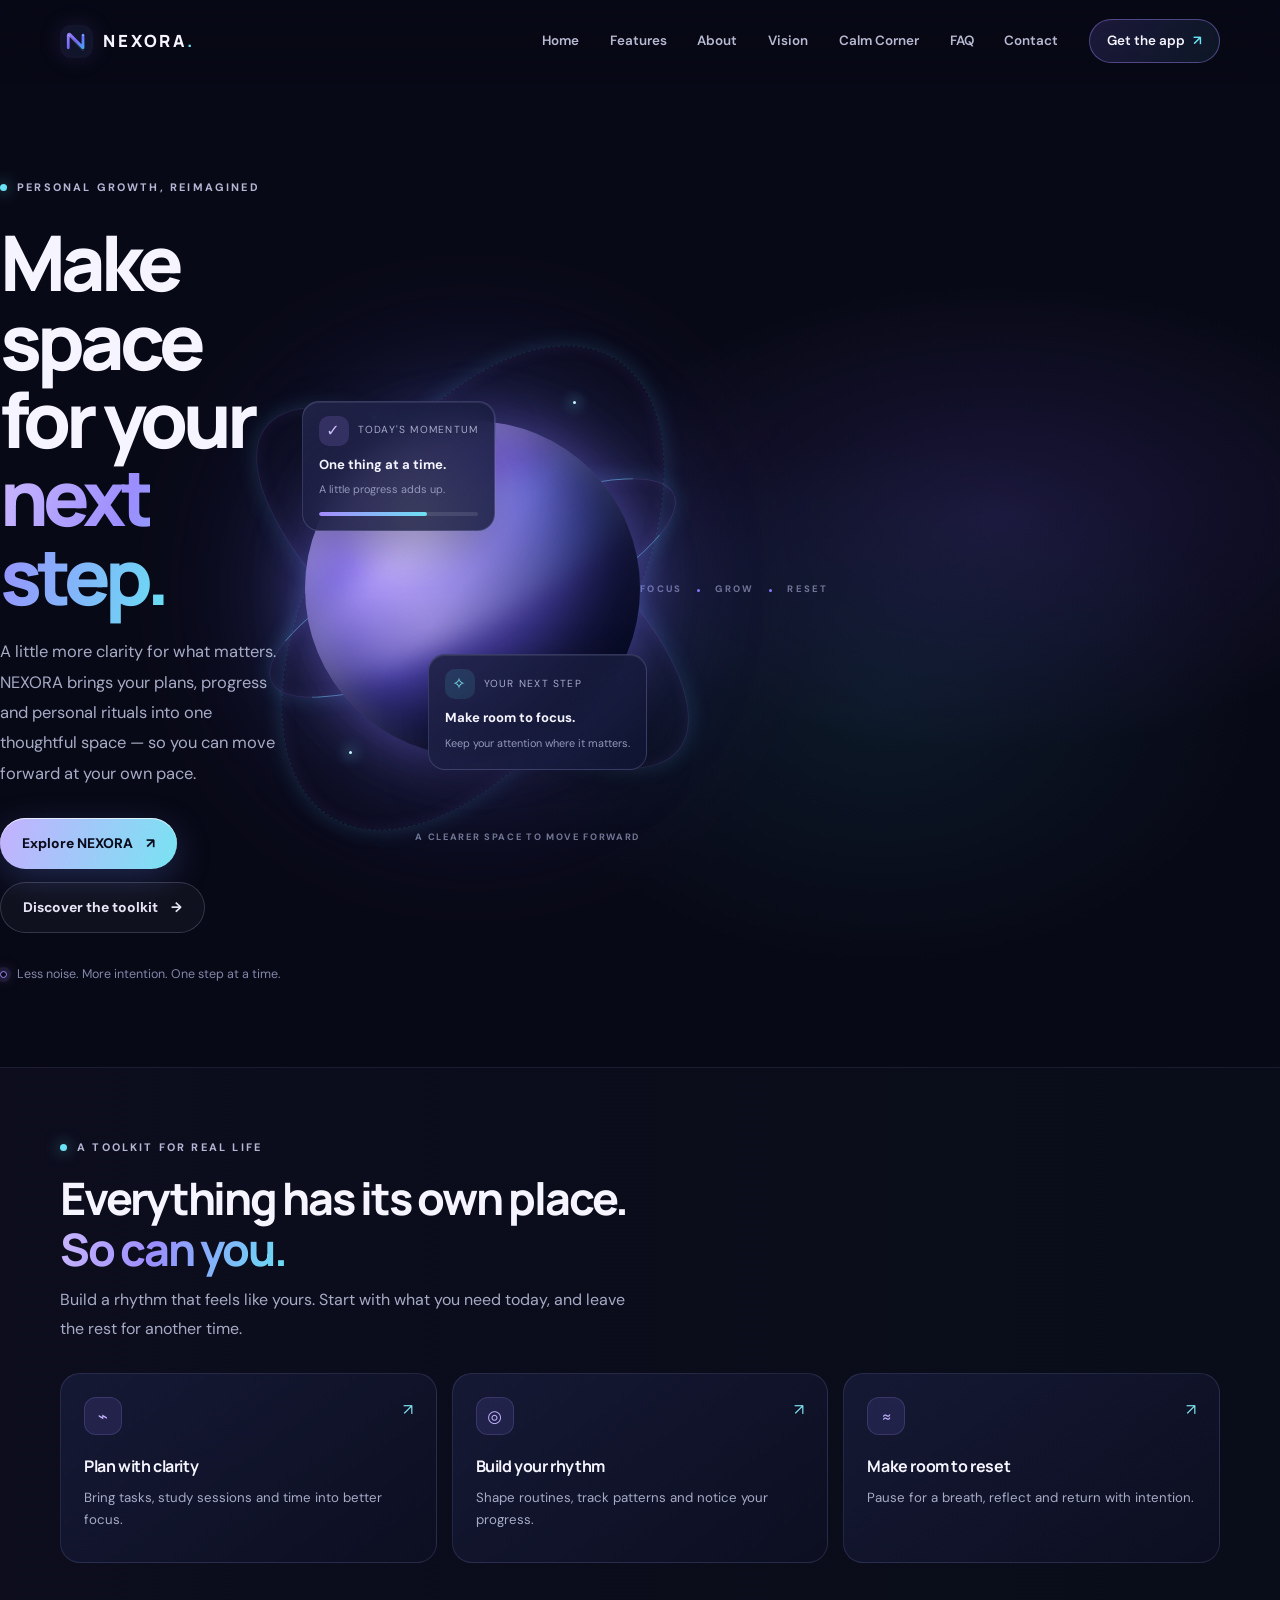
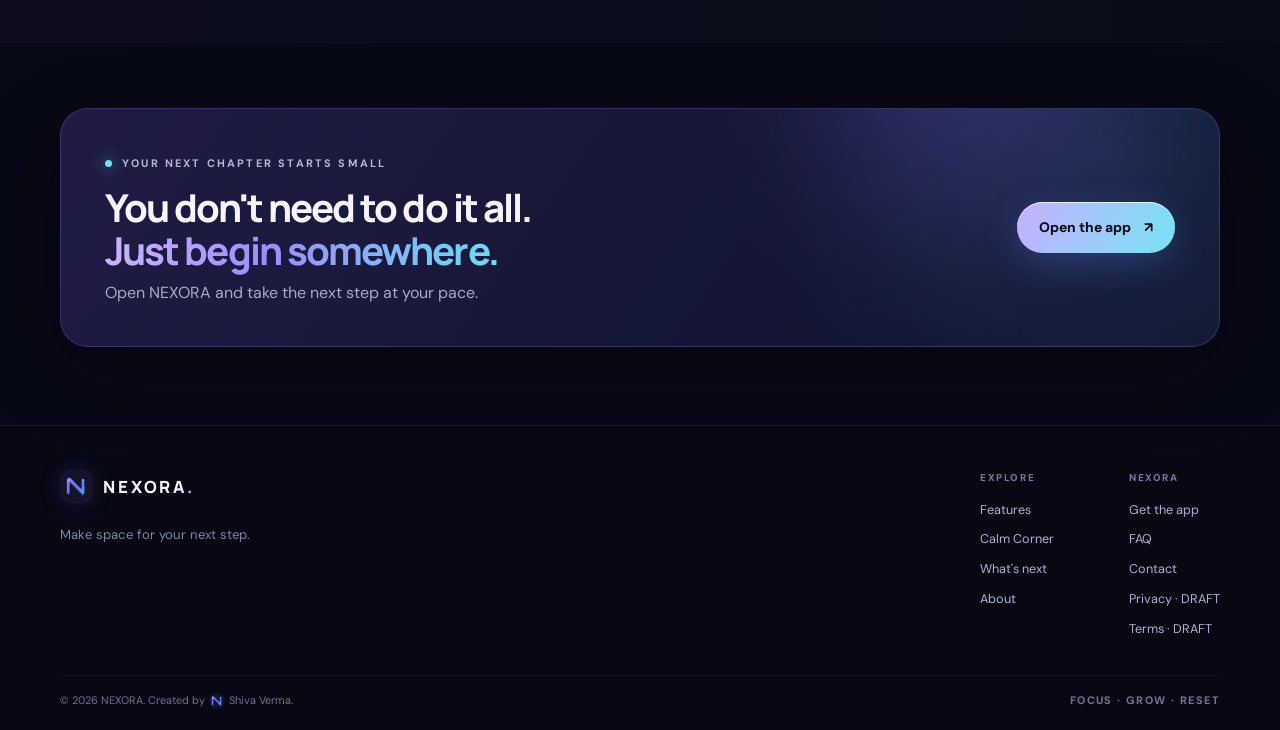
<file: index.html>
<!doctype html>
<html lang="en">
<head>
<meta charset="utf-8">
<meta name="viewport" content="width=device-width,initial-scale=1,viewport-fit=cover">
<meta name="theme-color" content="#080916">
<meta name="description" content="A thoughtful space for planning, learning, routines, reflection and personal progress.">
<meta property="og:type" content="website">
<meta property="og:site_name" content="NEXORA">
<meta property="og:title" content="NEXORA — Make space for your next step">
<meta property="og:description" content="A thoughtful space for planning, learning, routines, reflection and personal progress.">
<meta property="og:image" content="/assets/img/social-preview.png">
<link rel="icon" href="/assets/img/favicon.svg" type="image/svg+xml">
<link rel="stylesheet" href="/assets/css/styles.css">
<title>NEXORA — Make space for your next step</title>
</head>

<body>
<a class="skip-link" href="#main">Skip to content</a>

<div class="site-shell">

<header class="site-header">
<div class="container header-inner">

<a class="brand" href="/" aria-label="NEXORA home">
<span class="brand-mark">
<img src="/assets/img/favicon.svg" alt="NEXORA" width="33" height="33">
</span>
<span class="brand-word">NEXORA<span class="brand-period">.</span></span>
</a>

<button class="menu-toggle" type="button" aria-expanded="false" aria-controls="primary-nav" aria-label="Open navigation menu">
<span></span><span></span>
</button>

<nav class="primary-nav" id="primary-nav" aria-label="Main navigation">
<a href="/">Home</a>
<a href="/features.html">Features</a>
<a href="/about.html">About</a>
<a href="/vision.html">Vision</a>
<a href="/calm.html">Calm Corner</a>
<a href="/faq.html">FAQ</a>
<a href="/contact.html">Contact</a>
<a href="/install.html" class="nav-cta">Get the app <span>↗</span></a>
</nav>

</div>
</header>

<main id="main">

<section class="home-hero">
<div class="container hero-grid">

<div class="hero-copy">
<span class="eyebrow"><i class="eyebrow-dot"></i> PERSONAL GROWTH, REIMAGINED</span>

<h1>Make space for your <span class="gradient-text">next step.</span></h1>

<p class="lead">
A little more clarity for what matters. NEXORA brings your plans, progress and personal rituals into one thoughtful space — so you can move forward at your own pace.
</p>

<div class="hero-actions">
<a class="button button-primary" href="https://nexora-2ab.pages.dev/" target="_blank" rel="noopener">Explore NEXORA <span>↗</span></a>
<a class="button button-quiet" href="/features.html">Discover the toolkit <span>→</span></a>
</div>

<div class="hero-note">
<i></i>
<span>Less noise. More intention. One step at a time.</span>
</div>
</div>

<div class="hero-visual" aria-label="Abstract glowing NEXORA orb with floating productivity cards">
<div class="visual-glow"></div>
<div class="orb-ring"></div>
<div class="orb-ring ring-two"></div>
<div class="orb-ring ring-three"></div>
<div class="orb-core"><span class="orb-highlight"></span></div>

<i class="spark s1"></i>
<i class="spark s2"></i>
<i class="spark s3"></i>
<i class="spark s4"></i>

<div class="float-card card-a">
<div class="card-label"><span class="mini-icon">✓</span> TODAY'S MOMENTUM</div>
<strong>One thing at a time.</strong>
<small>A little progress adds up.</small>
<div class="mock-progress"><i></i></div>
</div>

<div class="float-card card-b">
<div class="card-label"><span class="mini-icon cyan">✧</span> YOUR NEXT STEP</div>
<strong>Make room to focus.</strong>
<small>Keep your attention where it matters.</small>
</div>

<span class="hero-caption">A clearer space to move forward</span>
</div>

</div>

<div class="container hero-tags">
<span>FOCUS</span><i></i><span>GROW</span><i></i><span>RESET</span>
</div>
</section>

<section class="home-intro">
<div class="container">

<div class="section-head" data-reveal>
<span class="eyebrow"><i class="eyebrow-dot"></i> A TOOLKIT FOR REAL LIFE</span>
<h2>Everything has its own place.<br><span class="gradient-text">So can you.</span></h2>
<p>Build a rhythm that feels like yours. Start with what you need today, and leave the rest for another time.</p>
</div>

<div class="home-feature-grid">

<a class="home-feature" href="/features.html" data-reveal>
<span class="feature-symbol">⌁</span>
<span class="arrow">↗</span>
<h3>Plan with clarity</h3>
<p>Bring tasks, study sessions and time into better focus.</p>
</a>

<a class="home-feature" href="/features.html" data-reveal>
<span class="feature-symbol">◎</span>
<span class="arrow">↗</span>
<h3>Build your rhythm</h3>
<p>Shape routines, track patterns and notice your progress.</p>
</a>

<a class="home-feature" href="/calm.html" data-reveal>
<span class="feature-symbol">≈</span>
<span class="arrow">↗</span>
<h3>Make room to reset</h3>
<p>Pause for a breath, reflect and return with intention.</p>
</a>

</div>
</div>
</section>

<section class="home-cta">
<div class="container">
<div class="cta-panel" data-reveal>

<div>
<span class="eyebrow"><i class="eyebrow-dot"></i> YOUR NEXT CHAPTER STARTS SMALL</span>
<h2>You don't need to do it all.<br><span class="gradient-text">Just begin somewhere.</span></h2>
<p>Open NEXORA and take the next step at your pace.</p>
</div>

<a class="button button-primary" href="https://nexora-2ab.pages.dev/" target="_blank" rel="noopener">Open the app <span>↗</span></a>

</div>
</div>
</section>

</main>

<footer class="site-footer">

<div class="container footer-main">

<div class="footer-brand-block">
<a class="brand" href="/">
<span class="brand-mark">
<img src="/assets/img/favicon.svg" alt="NEXORA" width="33" height="33">
</span>
<span class="brand-word">NEXORA<span class="brand-period">.</span></span>
</a>
<p>Make space for your next step.</p>
</div>

<div class="footer-links">

<div>
<span class="footer-label">EXPLORE</span>
<a href="/features.html">Features</a>
<a href="/calm.html">Calm Corner</a>
<a href="/vision.html">What's next</a>
<a href="/about.html">About</a>
</div>

<div>
<span class="footer-label">NEXORA</span>
<a href="/install.html">Get the app</a>
<a href="/faq.html">FAQ</a>
<a href="/contact.html">Contact</a>
<a href="/privacy.html">Privacy · DRAFT</a>
<a href="/terms.html">Terms · DRAFT</a>
</div>

</div>
</div>

<div class="container footer-bottom">
<span>© <span id="year">2026</span> NEXORA. Created by <img src="/assets/img/s-monogram.svg" alt="S" width="18" height="18" style="vertical-align:middle;"> Shiva Verma.</span>
<span class="footer-motto">FOCUS · GROW · RESET</span>
</div>

</footer>
</div>

<script src="/assets/js/main.js" defer></script>
</body>
</html>
</file>
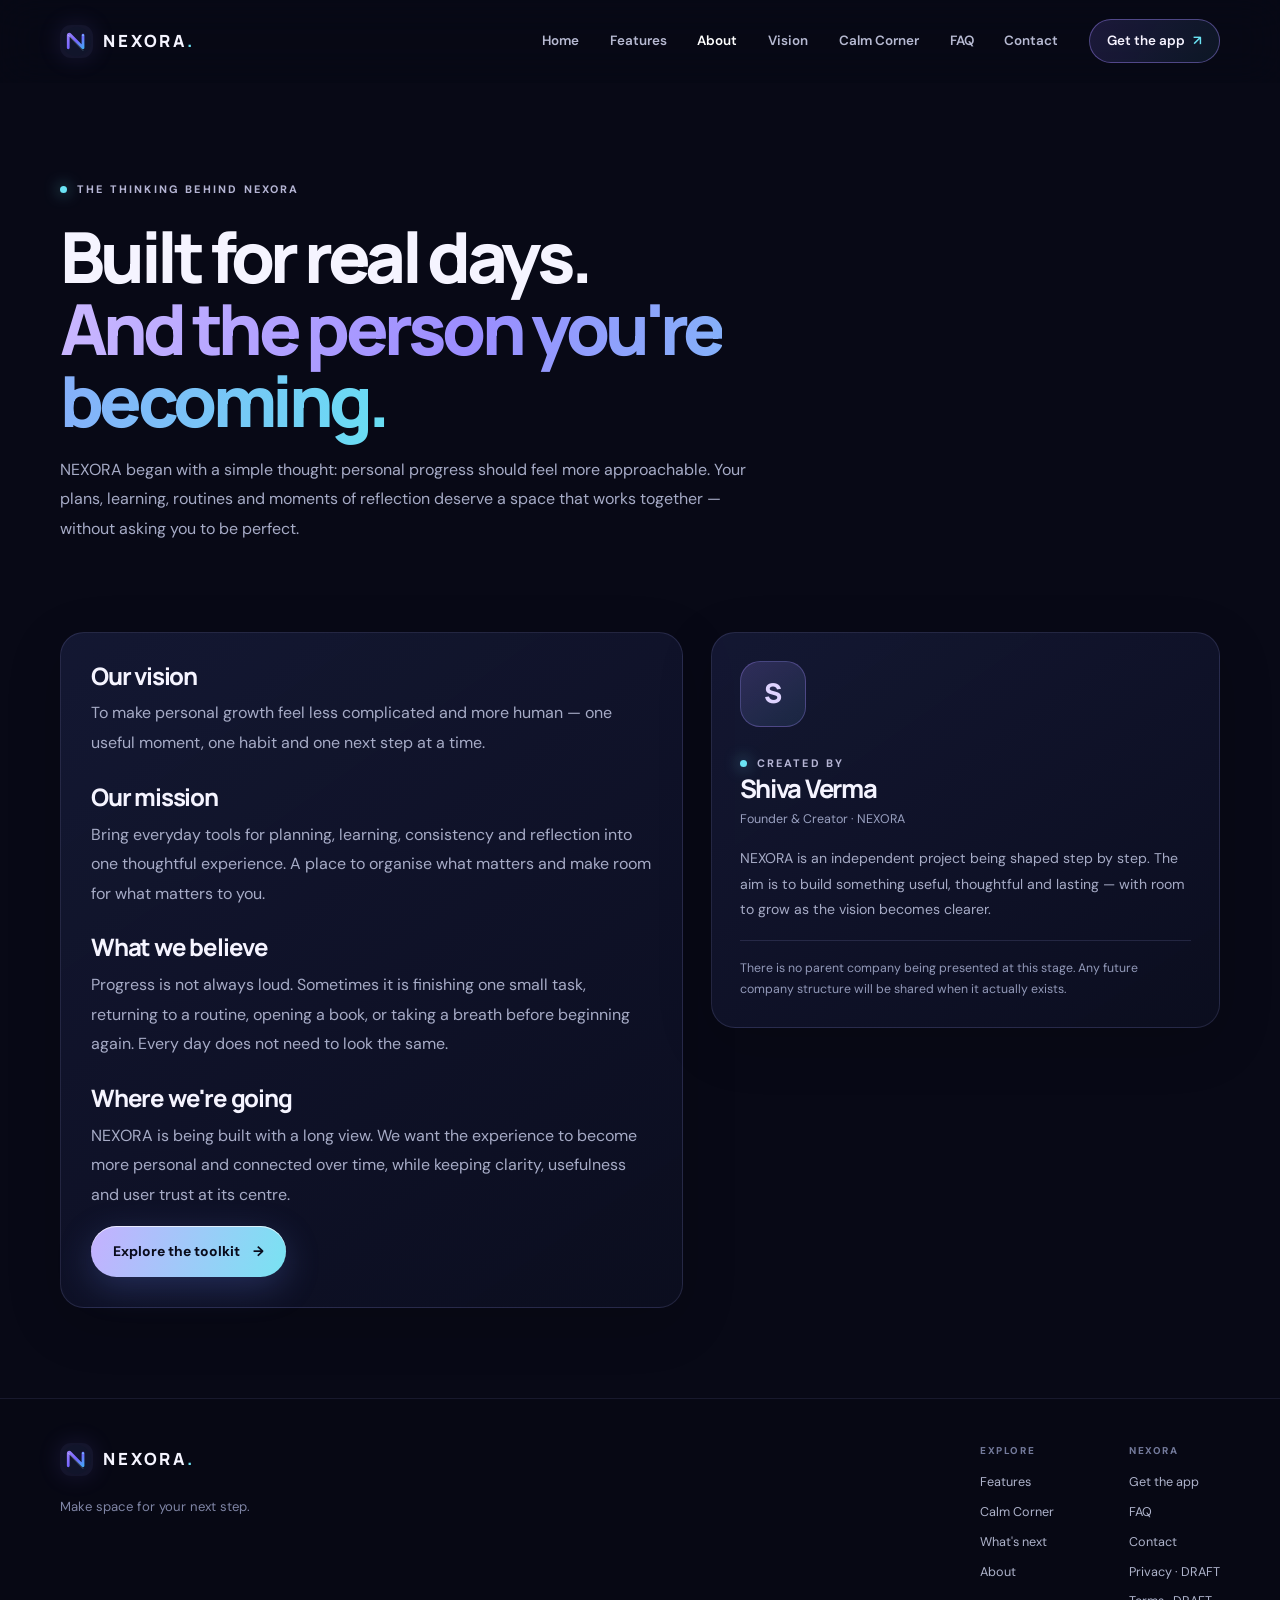
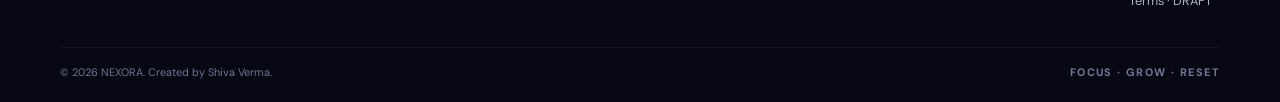
<file: about.html>
<!doctype html>
<html lang="en"><head><meta charset="utf-8"><meta name="viewport" content="width=device-width,initial-scale=1,viewport-fit=cover"><meta name="theme-color" content="#080916"><meta name="description" content="Discover the ideas behind NEXORA, its mission and creator Shiva Verma."><meta property="og:type" content="website"><meta property="og:site_name" content="NEXORA"><meta property="og:title" content="About NEXORA — The vision and creator"><meta property="og:description" content="Discover the ideas behind NEXORA, its mission and creator Shiva Verma."><meta property="og:image" content="/assets/img/social-preview.png"><link rel="icon" href="/assets/img/favicon.svg" type="image/svg+xml"><link rel="stylesheet" href="/assets/css/styles.css"><title>About NEXORA — The vision and creator</title></head>
<body><a class="skip-link" href="#main">Skip to content</a><div class="site-shell"><header class="site-header"><div class="container header-inner">
<a class="brand" href="/" aria-label="NEXORA home"><span class="brand-mark"><img src="/assets/img/s-monogram.svg" alt="" width="33" height="33"></span><span class="brand-word">NEXORA<span class="brand-period">.</span></span></a>
<button class="menu-toggle" type="button" aria-expanded="false" aria-controls="primary-nav" aria-label="Open navigation menu"><span></span><span></span></button>
<nav class="primary-nav" id="primary-nav" aria-label="Main navigation"><a href="/">Home</a><a href="/features.html">Features</a><a href="/about.html">About</a><a href="/vision.html">Vision</a><a href="/calm.html">Calm Corner</a><a href="/faq.html">FAQ</a><a href="/contact.html">Contact</a><a href="/install.html" class="nav-cta">Get the app <span>↗</span></a></nav>
</div></header><main id="main"><section class="page-hero"><div class="container"><span class="eyebrow"><i class="eyebrow-dot"></i> THE THINKING BEHIND NEXORA</span><h1>Built for real days.<br><span class="gradient-text">And the person you're becoming.</span></h1><p>NEXORA began with a simple thought: personal progress should feel more approachable. Your plans, learning, routines and moments of reflection deserve a space that works together — without asking you to be perfect.</p></div></section><section class="page-content"><div class="container story-layout"><article class="story-panel" data-reveal><h2>Our vision</h2><p>To make personal growth feel less complicated and more human — one useful moment, one habit and one next step at a time.</p><h2>Our mission</h2><p>Bring everyday tools for planning, learning, consistency and reflection into one thoughtful experience. A place to organise what matters and make room for what matters to you.</p><h2>What we believe</h2><p>Progress is not always loud. Sometimes it is finishing one small task, returning to a routine, opening a book, or taking a breath before beginning again. Every day does not need to look the same.</p><h2>Where we're going</h2><p>NEXORA is being built with a long view. We want the experience to become more personal and connected over time, while keeping clarity, usefulness and user trust at its centre.</p><a class="button button-primary" href="/features.html">Explore the toolkit <span>→</span></a></article><aside class="creator-card" data-reveal><div class="creator-avatar">S</div><span class="eyebrow"><i class="eyebrow-dot"></i> CREATED BY</span><h2>Shiva Verma</h2><div class="creator-role">Founder &amp; Creator · NEXORA</div><p>NEXORA is an independent project being shaped step by step. The aim is to build something useful, thoughtful and lasting — with room to grow as the vision becomes clearer.</p><div class="independent-note">There is no parent company being presented at this stage. Any future company structure will be shared when it actually exists.</div></aside></div></section></main><footer class="site-footer"><div class="container footer-main"><div class="footer-brand-block"><a class="brand" href="/"><span class="brand-mark"><img src="/assets/img/s-monogram.svg" alt="" width="33" height="33"></span><span class="brand-word">NEXORA<span class="brand-period">.</span></span></a><p>Make space for your next step.</p></div><div class="footer-links"><div><span class="footer-label">EXPLORE</span><a href="/features.html">Features</a><a href="/calm.html">Calm Corner</a><a href="/vision.html">What's next</a><a href="/about.html">About</a></div><div><span class="footer-label">NEXORA</span><a href="/install.html">Get the app</a><a href="/faq.html">FAQ</a><a href="/contact.html">Contact</a><a href="/privacy.html">Privacy · DRAFT</a><a href="/terms.html">Terms · DRAFT</a></div></div></div><div class="container footer-bottom"><span>© <span id="year">2026</span> NEXORA. Created by Shiva Verma.</span><span class="footer-motto">FOCUS · GROW · RESET</span></div></footer></div><script src="/assets/js/main.js" defer></script></body></html>
</file>
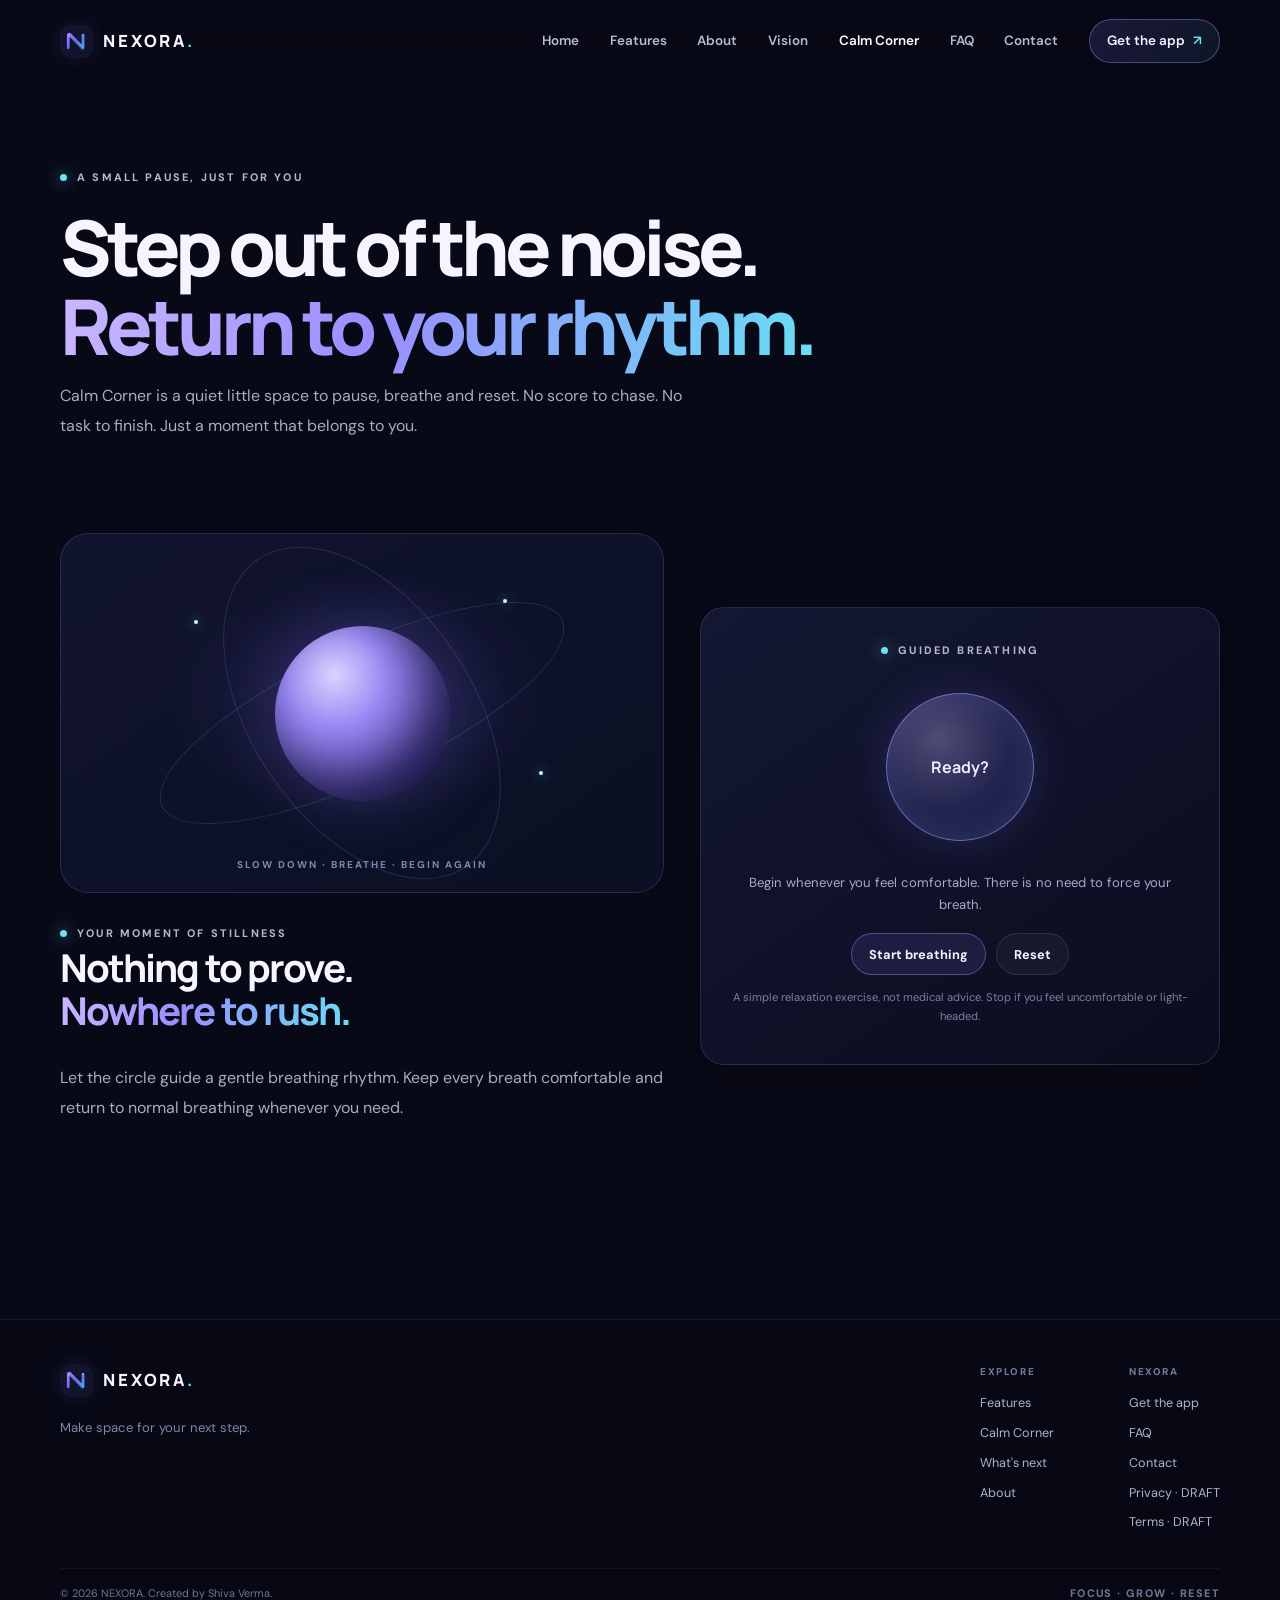
<file: calm.html>
<!doctype html>
<html lang="en"><head><meta charset="utf-8"><meta name="viewport" content="width=device-width,initial-scale=1,viewport-fit=cover"><meta name="theme-color" content="#080916"><meta name="description" content="A quiet NEXORA space for mindful breathing and a gentle reset."><meta property="og:type" content="website"><meta property="og:site_name" content="NEXORA"><meta property="og:title" content="Calm Corner — NEXORA"><meta property="og:description" content="A quiet NEXORA space for mindful breathing and a gentle reset."><meta property="og:image" content="/assets/img/social-preview.png"><link rel="icon" href="/assets/img/favicon.svg" type="image/svg+xml"><link rel="stylesheet" href="/assets/css/styles.css"><title>Calm Corner — NEXORA</title></head>
<body><a class="skip-link" href="#main">Skip to content</a><div class="site-shell"><header class="site-header"><div class="container header-inner">
<a class="brand" href="/" aria-label="NEXORA home"><span class="brand-mark"><img src="/assets/img/s-monogram.svg" alt="" width="33" height="33"></span><span class="brand-word">NEXORA<span class="brand-period">.</span></span></a>
<button class="menu-toggle" type="button" aria-expanded="false" aria-controls="primary-nav" aria-label="Open navigation menu"><span></span><span></span></button>
<nav class="primary-nav" id="primary-nav" aria-label="Main navigation"><a href="/">Home</a><a href="/features.html">Features</a><a href="/about.html">About</a><a href="/vision.html">Vision</a><a href="/calm.html">Calm Corner</a><a href="/faq.html">FAQ</a><a href="/contact.html">Contact</a><a href="/install.html" class="nav-cta">Get the app <span>↗</span></a></nav>
</div></header><main id="main"><section class="calm-hero"><div class="container"><span class="eyebrow"><i class="eyebrow-dot"></i> A SMALL PAUSE, JUST FOR YOU</span><h1>Step out of the noise.<br><span class="gradient-text">Return to your rhythm.</span></h1><p>Calm Corner is a quiet little space to pause, breathe and reset. No score to chase. No task to finish. Just a moment that belongs to you.</p></div></section><section class="page-content"><div class="container calm-layout"><div><div class="calm-visual" aria-hidden="true"><span class="calm-star a"></span><span class="calm-star b"></span><span class="calm-star c"></span><div class="calm-orb"></div><span class="calm-visual-label">SLOW DOWN · BREATHE · BEGIN AGAIN</span></div><div class="breath-intro" style="margin-top:26px"><span class="eyebrow"><i class="eyebrow-dot"></i> YOUR MOMENT OF STILLNESS</span><h2>Nothing to prove.<br><span class="gradient-text">Nowhere to rush.</span></h2><p>Let the circle guide a gentle breathing rhythm. Keep every breath comfortable and return to normal breathing whenever you need.</p></div></div><div class="breath-card"><span class="eyebrow"><i class="eyebrow-dot"></i> GUIDED BREATHING</span><div class="breath-orb-wrap"><div class="breath-orb"><span data-breath-label>Ready?</span></div></div><p class="breath-note" data-breath-note>Begin whenever you feel comfortable. There is no need to force your breath.</p><div class="breath-controls"><button type="button" data-breath-start>Start breathing</button><button type="button" data-breath-reset>Reset</button></div><p class="calm-disclaimer">A simple relaxation exercise, not medical advice. Stop if you feel uncomfortable or light-headed.</p></div></div></section></main><footer class="site-footer"><div class="container footer-main"><div class="footer-brand-block"><a class="brand" href="/"><span class="brand-mark"><img src="/assets/img/s-monogram.svg" alt="" width="33" height="33"></span><span class="brand-word">NEXORA<span class="brand-period">.</span></span></a><p>Make space for your next step.</p></div><div class="footer-links"><div><span class="footer-label">EXPLORE</span><a href="/features.html">Features</a><a href="/calm.html">Calm Corner</a><a href="/vision.html">What's next</a><a href="/about.html">About</a></div><div><span class="footer-label">NEXORA</span><a href="/install.html">Get the app</a><a href="/faq.html">FAQ</a><a href="/contact.html">Contact</a><a href="/privacy.html">Privacy · DRAFT</a><a href="/terms.html">Terms · DRAFT</a></div></div></div><div class="container footer-bottom"><span>© <span id="year">2026</span> NEXORA. Created by Shiva Verma.</span><span class="footer-motto">FOCUS · GROW · RESET</span></div></footer></div><script src="/assets/js/main.js" defer></script></body></html>
</file>
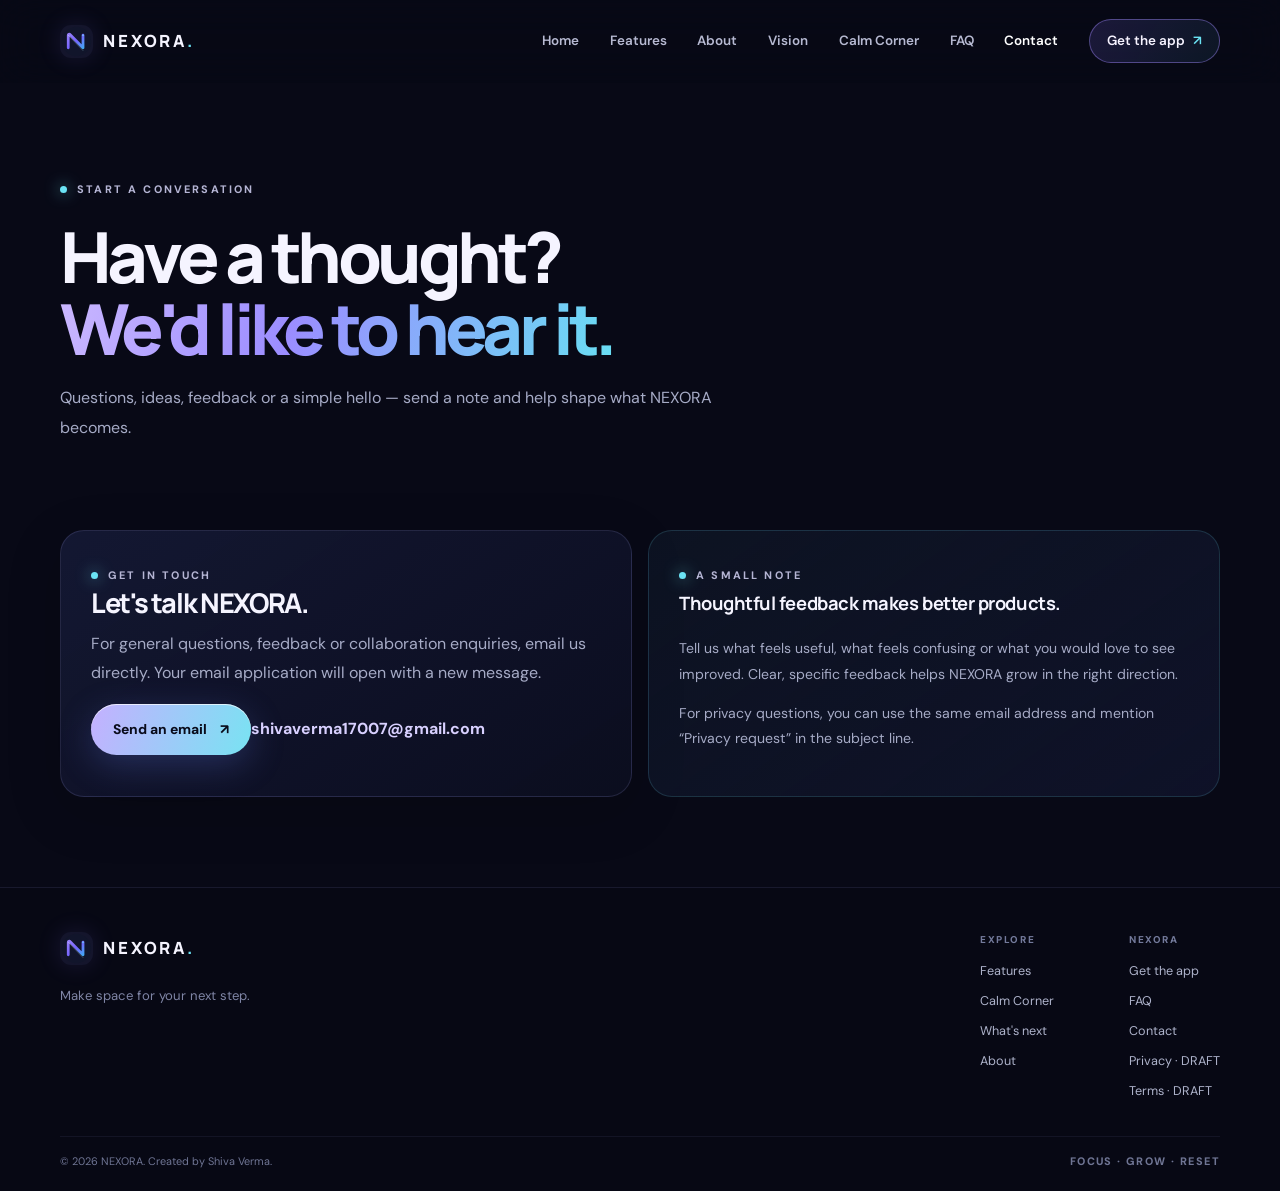
<file: contact.html>
<!doctype html>
<html lang="en"><head><meta charset="utf-8"><meta name="viewport" content="width=device-width,initial-scale=1,viewport-fit=cover"><meta name="theme-color" content="#080916"><meta name="description" content="Get in touch with NEXORA for questions, ideas, feedback and collaboration."><meta property="og:type" content="website"><meta property="og:site_name" content="NEXORA"><meta property="og:title" content="Contact NEXORA — Share a thought"><meta property="og:description" content="Get in touch with NEXORA for questions, ideas, feedback and collaboration."><meta property="og:image" content="/assets/img/social-preview.png"><link rel="icon" href="/assets/img/favicon.svg" type="image/svg+xml"><link rel="stylesheet" href="/assets/css/styles.css"><title>Contact NEXORA — Share a thought</title></head>
<body><a class="skip-link" href="#main">Skip to content</a><div class="site-shell"><header class="site-header"><div class="container header-inner">
<a class="brand" href="/" aria-label="NEXORA home"><span class="brand-mark"><img src="/assets/img/s-monogram.svg" alt="" width="33" height="33"></span><span class="brand-word">NEXORA<span class="brand-period">.</span></span></a>
<button class="menu-toggle" type="button" aria-expanded="false" aria-controls="primary-nav" aria-label="Open navigation menu"><span></span><span></span></button>
<nav class="primary-nav" id="primary-nav" aria-label="Main navigation"><a href="/">Home</a><a href="/features.html">Features</a><a href="/about.html">About</a><a href="/vision.html">Vision</a><a href="/calm.html">Calm Corner</a><a href="/faq.html">FAQ</a><a href="/contact.html">Contact</a><a href="/install.html" class="nav-cta">Get the app <span>↗</span></a></nav>
</div></header><main id="main"><section class="page-hero"><div class="container"><span class="eyebrow"><i class="eyebrow-dot"></i> START A CONVERSATION</span><h1>Have a thought?<br><span class="gradient-text">We'd like to hear it.</span></h1><p>Questions, ideas, feedback or a simple hello — send a note and help shape what NEXORA becomes.</p></div></section><section class="page-content"><div class="container contact-grid"><div class="contact-card" data-reveal><span class="eyebrow"><i class="eyebrow-dot"></i> GET IN TOUCH</span><h2>Let's talk NEXORA.</h2><p>For general questions, feedback or collaboration enquiries, email us directly. Your email application will open with a new message.</p><a class="button button-primary" href="mailto:shivaverma17007@gmail.com?subject=Hello%20NEXORA">Send an email <span>↗</span></a><a class="contact-email" href="mailto:shivaverma17007@gmail.com">shivaverma17007@gmail.com</a></div><aside class="contact-side" data-reveal><span class="eyebrow"><i class="eyebrow-dot"></i> A SMALL NOTE</span><h3>Thoughtful feedback makes better products.</h3><p>Tell us what feels useful, what feels confusing or what you would love to see improved. Clear, specific feedback helps NEXORA grow in the right direction.</p><p>For privacy questions, you can use the same email address and mention “Privacy request” in the subject line.</p></aside></div></section></main><footer class="site-footer"><div class="container footer-main"><div class="footer-brand-block"><a class="brand" href="/"><span class="brand-mark"><img src="/assets/img/s-monogram.svg" alt="" width="33" height="33"></span><span class="brand-word">NEXORA<span class="brand-period">.</span></span></a><p>Make space for your next step.</p></div><div class="footer-links"><div><span class="footer-label">EXPLORE</span><a href="/features.html">Features</a><a href="/calm.html">Calm Corner</a><a href="/vision.html">What's next</a><a href="/about.html">About</a></div><div><span class="footer-label">NEXORA</span><a href="/install.html">Get the app</a><a href="/faq.html">FAQ</a><a href="/contact.html">Contact</a><a href="/privacy.html">Privacy · DRAFT</a><a href="/terms.html">Terms · DRAFT</a></div></div></div><div class="container footer-bottom"><span>© <span id="year">2026</span> NEXORA. Created by Shiva Verma.</span><span class="footer-motto">FOCUS · GROW · RESET</span></div></footer></div><script src="/assets/js/main.js" defer></script></body></html>
</file>
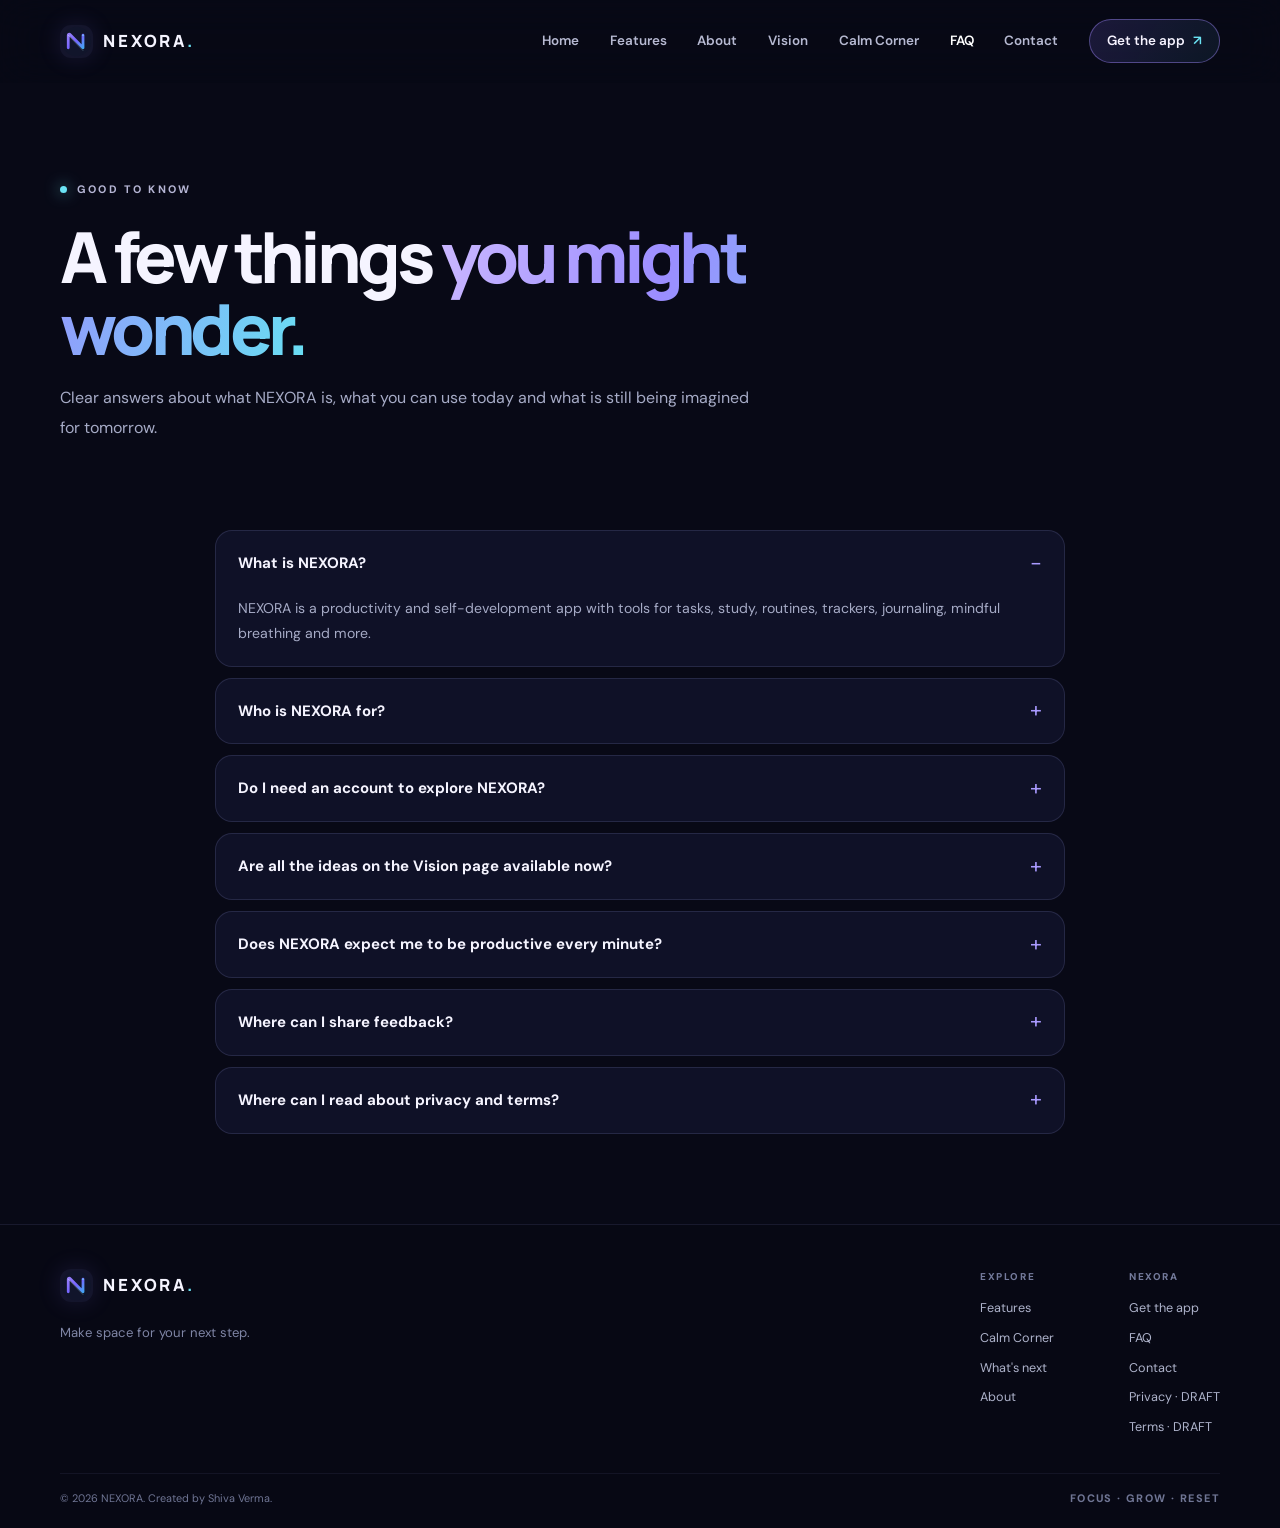
<file: faq.html>
<!doctype html>
<html lang="en"><head><meta charset="utf-8"><meta name="viewport" content="width=device-width,initial-scale=1,viewport-fit=cover"><meta name="theme-color" content="#080916"><meta name="description" content="Answers about the NEXORA app, current tools, roadmap and support."><meta property="og:type" content="website"><meta property="og:site_name" content="NEXORA"><meta property="og:title" content="NEXORA FAQ — Answers to common questions"><meta property="og:description" content="Answers about the NEXORA app, current tools, roadmap and support."><meta property="og:image" content="/assets/img/social-preview.png"><link rel="icon" href="/assets/img/favicon.svg" type="image/svg+xml"><link rel="stylesheet" href="/assets/css/styles.css"><title>NEXORA FAQ — Answers to common questions</title></head>
<body><a class="skip-link" href="#main">Skip to content</a><div class="site-shell"><header class="site-header"><div class="container header-inner">
<a class="brand" href="/" aria-label="NEXORA home"><span class="brand-mark"><img src="/assets/img/s-monogram.svg" alt="" width="33" height="33"></span><span class="brand-word">NEXORA<span class="brand-period">.</span></span></a>
<button class="menu-toggle" type="button" aria-expanded="false" aria-controls="primary-nav" aria-label="Open navigation menu"><span></span><span></span></button>
<nav class="primary-nav" id="primary-nav" aria-label="Main navigation"><a href="/">Home</a><a href="/features.html">Features</a><a href="/about.html">About</a><a href="/vision.html">Vision</a><a href="/calm.html">Calm Corner</a><a href="/faq.html">FAQ</a><a href="/contact.html">Contact</a><a href="/install.html" class="nav-cta">Get the app <span>↗</span></a></nav>
</div></header><main id="main"><section class="page-hero"><div class="container"><span class="eyebrow"><i class="eyebrow-dot"></i> GOOD TO KNOW</span><h1>A few things <span class="gradient-text">you might wonder.</span></h1><p>Clear answers about what NEXORA is, what you can use today and what is still being imagined for tomorrow.</p></div></section><section class="page-content"><div class="container faq-list">
<details class="faq-item" open><summary>What is NEXORA?</summary><div class="faq-answer"><p>NEXORA is a productivity and self-development app with tools for tasks, study, routines, trackers, journaling, mindful breathing and more.</p></div></details>
<details class="faq-item"><summary>Who is NEXORA for?</summary><div class="faq-answer"><p>For anyone who wants a little more structure and space for personal progress — whether you're studying, organising everyday tasks or building routines.</p></div></details>
<details class="faq-item"><summary>Do I need an account to explore NEXORA?</summary><div class="faq-answer"><p>The product direction is guest-first, with optional sign-in planned. Account and sign-in capabilities are still being developed; check the app itself for the currently available access options.</p></div></details>
<details class="faq-item"><summary>Are all the ideas on the Vision page available now?</summary><div class="faq-answer"><p>No. The Vision page separates future concepts — such as profiles, optional sign-in, community and NOVA AI — from the tools currently described as part of the app.</p></div></details>
<details class="faq-item"><summary>Does NEXORA expect me to be productive every minute?</summary><div class="faq-answer"><p>Not at all. The idea is progress without unnecessary pressure. Use what helps, take breaks and make the experience your own.</p></div></details>
<details class="faq-item"><summary>Where can I share feedback?</summary><div class="faq-answer"><p>Write to <a href="mailto:shivaverma17007@gmail.com">shivaverma17007@gmail.com</a>. Questions, suggestions and thoughtful feedback are welcome.</p></div></details>
<details class="faq-item"><summary>Where can I read about privacy and terms?</summary><div class="faq-answer"><p>Visit the Privacy Policy and Terms pages. Both remain marked as drafts until the app's actual data practices and legal details have been verified.</p></div></details>
</div></section></main><footer class="site-footer"><div class="container footer-main"><div class="footer-brand-block"><a class="brand" href="/"><span class="brand-mark"><img src="/assets/img/s-monogram.svg" alt="" width="33" height="33"></span><span class="brand-word">NEXORA<span class="brand-period">.</span></span></a><p>Make space for your next step.</p></div><div class="footer-links"><div><span class="footer-label">EXPLORE</span><a href="/features.html">Features</a><a href="/calm.html">Calm Corner</a><a href="/vision.html">What's next</a><a href="/about.html">About</a></div><div><span class="footer-label">NEXORA</span><a href="/install.html">Get the app</a><a href="/faq.html">FAQ</a><a href="/contact.html">Contact</a><a href="/privacy.html">Privacy · DRAFT</a><a href="/terms.html">Terms · DRAFT</a></div></div></div><div class="container footer-bottom"><span>© <span id="year">2026</span> NEXORA. Created by Shiva Verma.</span><span class="footer-motto">FOCUS · GROW · RESET</span></div></footer></div><script src="/assets/js/main.js" defer></script></body></html>
</file>
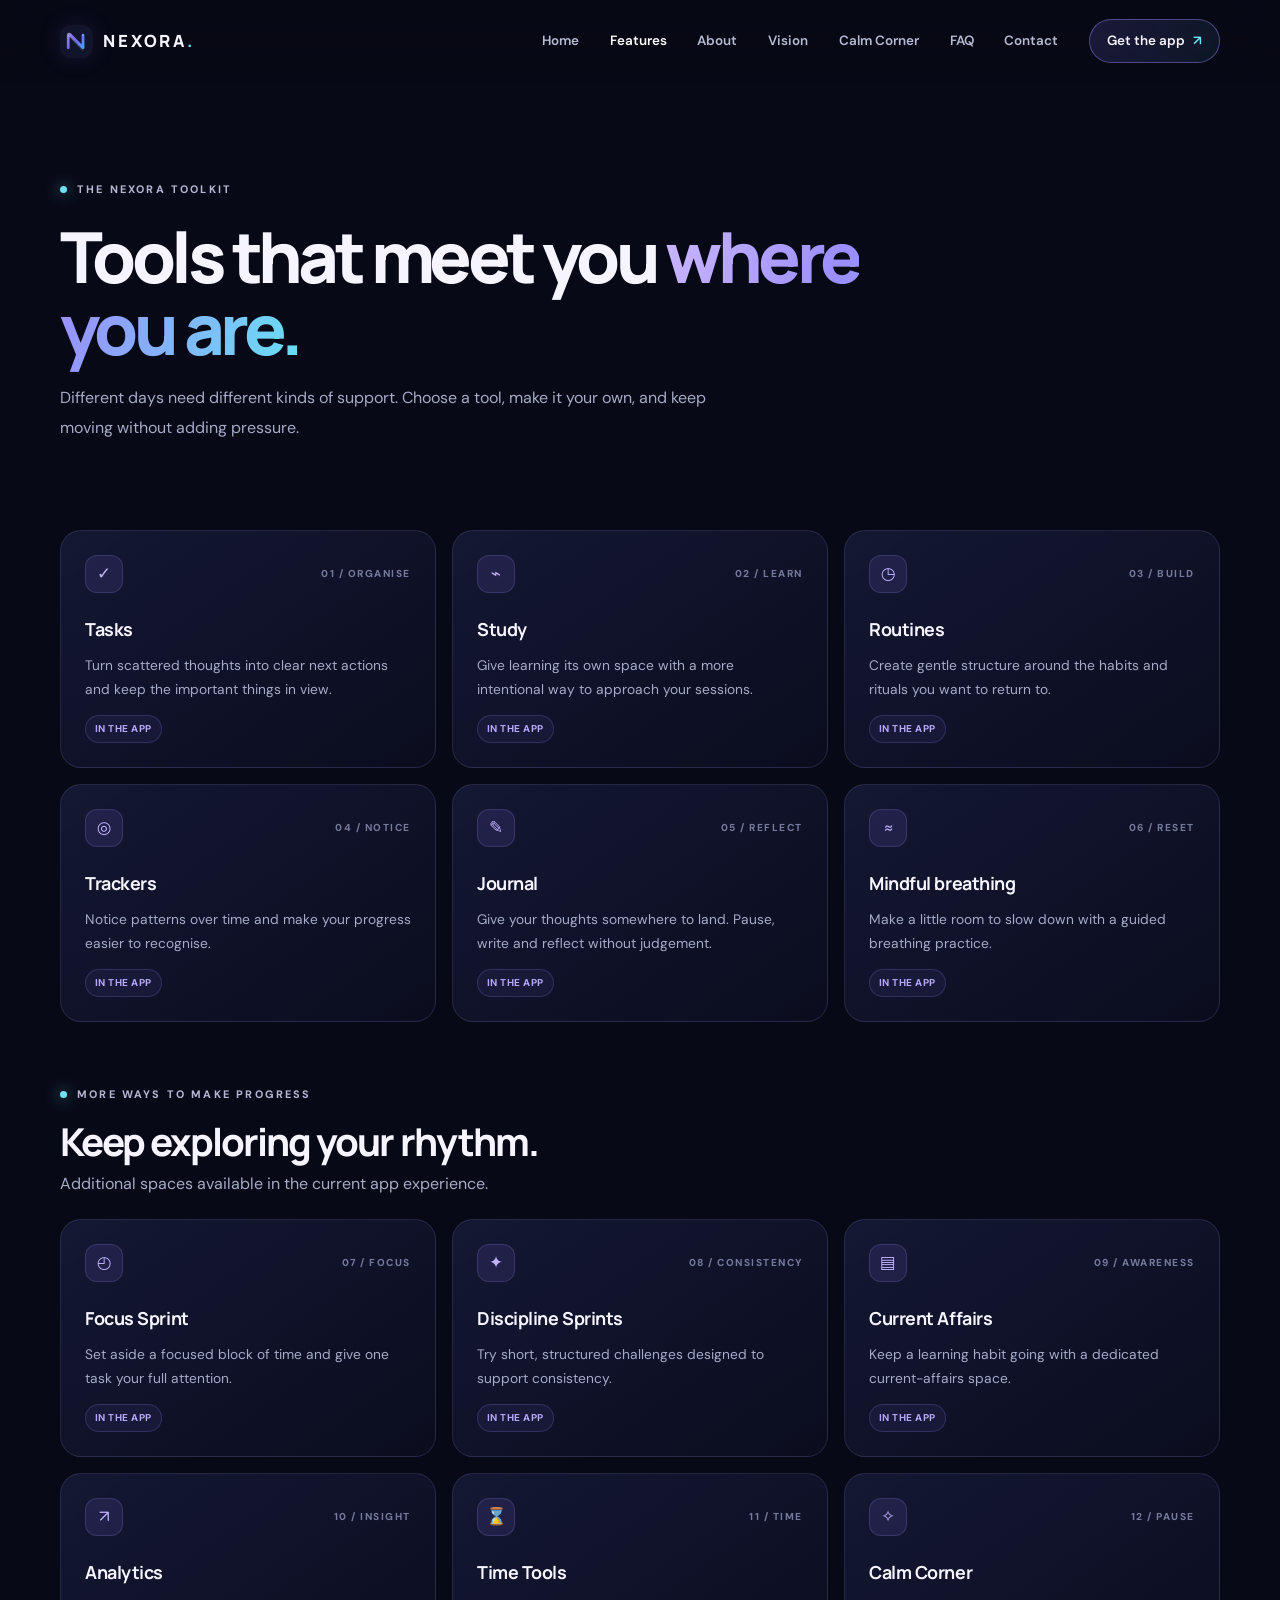
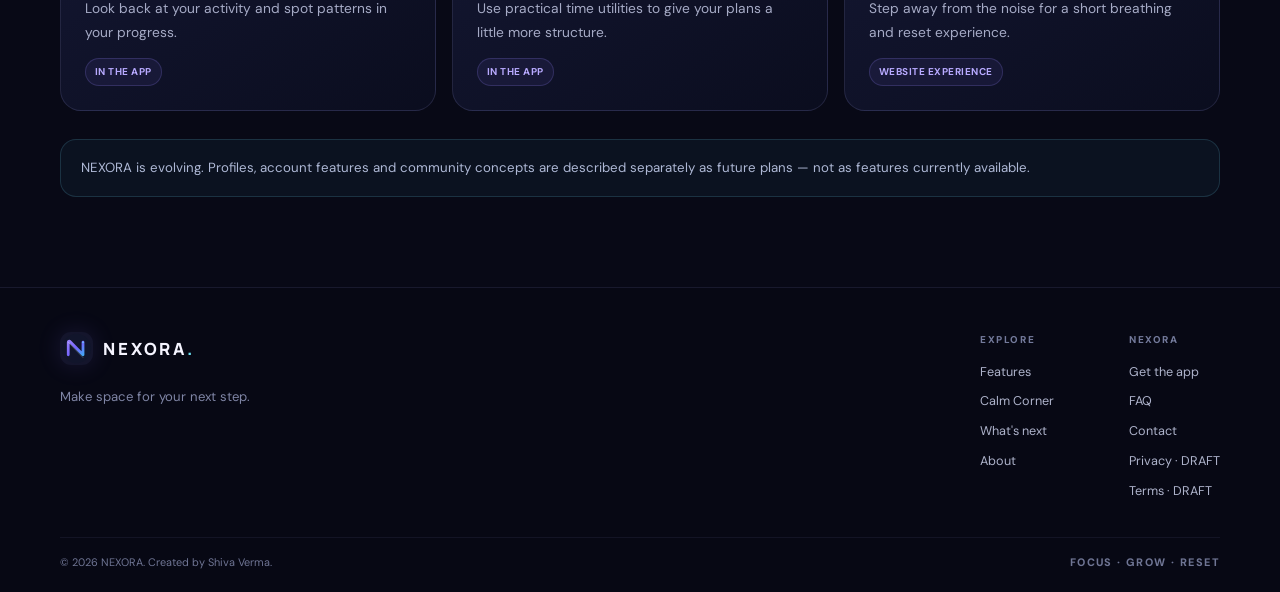
<file: features.html>
<!doctype html>
<html lang="en"><head><meta charset="utf-8"><meta name="viewport" content="width=device-width,initial-scale=1,viewport-fit=cover"><meta name="theme-color" content="#080916"><meta name="description" content="Explore the NEXORA tools for tasks, study, routines, trackers, journaling, focus and reflection."><meta property="og:type" content="website"><meta property="og:site_name" content="NEXORA"><meta property="og:title" content="NEXORA Features — Your everyday toolkit"><meta property="og:description" content="Explore the NEXORA tools for tasks, study, routines, trackers, journaling, focus and reflection."><meta property="og:image" content="/assets/img/social-preview.png"><link rel="icon" href="/assets/img/favicon.svg" type="image/svg+xml"><link rel="stylesheet" href="/assets/css/styles.css"><title>NEXORA Features — Your everyday toolkit</title></head>
<body><a class="skip-link" href="#main">Skip to content</a><div class="site-shell"><header class="site-header"><div class="container header-inner">
<a class="brand" href="/" aria-label="NEXORA home"><span class="brand-mark"><img src="/assets/img/s-monogram.svg" alt="" width="33" height="33"></span><span class="brand-word">NEXORA<span class="brand-period">.</span></span></a>
<button class="menu-toggle" type="button" aria-expanded="false" aria-controls="primary-nav" aria-label="Open navigation menu"><span></span><span></span></button>
<nav class="primary-nav" id="primary-nav" aria-label="Main navigation"><a href="/">Home</a><a href="/features.html">Features</a><a href="/about.html">About</a><a href="/vision.html">Vision</a><a href="/calm.html">Calm Corner</a><a href="/faq.html">FAQ</a><a href="/contact.html">Contact</a><a href="/install.html" class="nav-cta">Get the app <span>↗</span></a></nav>
</div></header><main id="main"><section class="page-hero"><div class="container"><span class="eyebrow"><i class="eyebrow-dot"></i> THE NEXORA TOOLKIT</span><h1>Tools that meet you <span class="gradient-text">where you are.</span></h1><p>Different days need different kinds of support. Choose a tool, make it your own, and keep moving without adding pressure.</p></div></section><section class="page-content"><div class="container"><div class="page-grid">
<article class="feature-card"><div class="feature-top"><span class="feature-symbol">✓</span><span class="feature-index">01 / ORGANISE</span></div><h3>Tasks</h3><p>Turn scattered thoughts into clear next actions and keep the important things in view.</p><span class="feature-tag">IN THE APP</span></article>
<article class="feature-card"><div class="feature-top"><span class="feature-symbol">⌁</span><span class="feature-index">02 / LEARN</span></div><h3>Study</h3><p>Give learning its own space with a more intentional way to approach your sessions.</p><span class="feature-tag">IN THE APP</span></article>
<article class="feature-card"><div class="feature-top"><span class="feature-symbol">◷</span><span class="feature-index">03 / BUILD</span></div><h3>Routines</h3><p>Create gentle structure around the habits and rituals you want to return to.</p><span class="feature-tag">IN THE APP</span></article>
<article class="feature-card"><div class="feature-top"><span class="feature-symbol">◎</span><span class="feature-index">04 / NOTICE</span></div><h3>Trackers</h3><p>Notice patterns over time and make your progress easier to recognise.</p><span class="feature-tag">IN THE APP</span></article>
<article class="feature-card"><div class="feature-top"><span class="feature-symbol">✎</span><span class="feature-index">05 / REFLECT</span></div><h3>Journal</h3><p>Give your thoughts somewhere to land. Pause, write and reflect without judgement.</p><span class="feature-tag">IN THE APP</span></article>
<article class="feature-card"><div class="feature-top"><span class="feature-symbol">≈</span><span class="feature-index">06 / RESET</span></div><h3>Mindful breathing</h3><p>Make a little room to slow down with a guided breathing practice.</p><span class="feature-tag">IN THE APP</span></article>
</div><div class="feature-subhead"><span class="eyebrow"><i class="eyebrow-dot"></i> MORE WAYS TO MAKE PROGRESS</span><h2>Keep exploring your rhythm.</h2><p>Additional spaces available in the current app experience.</p></div><div class="page-grid">
<article class="feature-card"><div class="feature-top"><span class="feature-symbol">◴</span><span class="feature-index">07 / FOCUS</span></div><h3>Focus Sprint</h3><p>Set aside a focused block of time and give one task your full attention.</p><span class="feature-tag">IN THE APP</span></article>
<article class="feature-card"><div class="feature-top"><span class="feature-symbol">✦</span><span class="feature-index">08 / CONSISTENCY</span></div><h3>Discipline Sprints</h3><p>Try short, structured challenges designed to support consistency.</p><span class="feature-tag">IN THE APP</span></article>
<article class="feature-card"><div class="feature-top"><span class="feature-symbol">▤</span><span class="feature-index">09 / AWARENESS</span></div><h3>Current Affairs</h3><p>Keep a learning habit going with a dedicated current-affairs space.</p><span class="feature-tag">IN THE APP</span></article>
<article class="feature-card"><div class="feature-top"><span class="feature-symbol">↗</span><span class="feature-index">10 / INSIGHT</span></div><h3>Analytics</h3><p>Look back at your activity and spot patterns in your progress.</p><span class="feature-tag">IN THE APP</span></article>
<article class="feature-card"><div class="feature-top"><span class="feature-symbol">⌛</span><span class="feature-index">11 / TIME</span></div><h3>Time Tools</h3><p>Use practical time utilities to give your plans a little more structure.</p><span class="feature-tag">IN THE APP</span></article>
<article class="feature-card"><div class="feature-top"><span class="feature-symbol">✧</span><span class="feature-index">12 / PAUSE</span></div><h3>Calm Corner</h3><p>Step away from the noise for a short breathing and reset experience.</p><span class="feature-tag">WEBSITE EXPERIENCE</span></article>
</div><div class="feature-note">NEXORA is evolving. Profiles, account features and community concepts are described separately as future plans — not as features currently available.</div></div></section></main><footer class="site-footer"><div class="container footer-main"><div class="footer-brand-block"><a class="brand" href="/"><span class="brand-mark"><img src="/assets/img/s-monogram.svg" alt="" width="33" height="33"></span><span class="brand-word">NEXORA<span class="brand-period">.</span></span></a><p>Make space for your next step.</p></div><div class="footer-links"><div><span class="footer-label">EXPLORE</span><a href="/features.html">Features</a><a href="/calm.html">Calm Corner</a><a href="/vision.html">What's next</a><a href="/about.html">About</a></div><div><span class="footer-label">NEXORA</span><a href="/install.html">Get the app</a><a href="/faq.html">FAQ</a><a href="/contact.html">Contact</a><a href="/privacy.html">Privacy · DRAFT</a><a href="/terms.html">Terms · DRAFT</a></div></div></div><div class="container footer-bottom"><span>© <span id="year">2026</span> NEXORA. Created by Shiva Verma.</span><span class="footer-motto">FOCUS · GROW · RESET</span></div></footer></div><script src="/assets/js/main.js" defer></script></body></html>
</file>
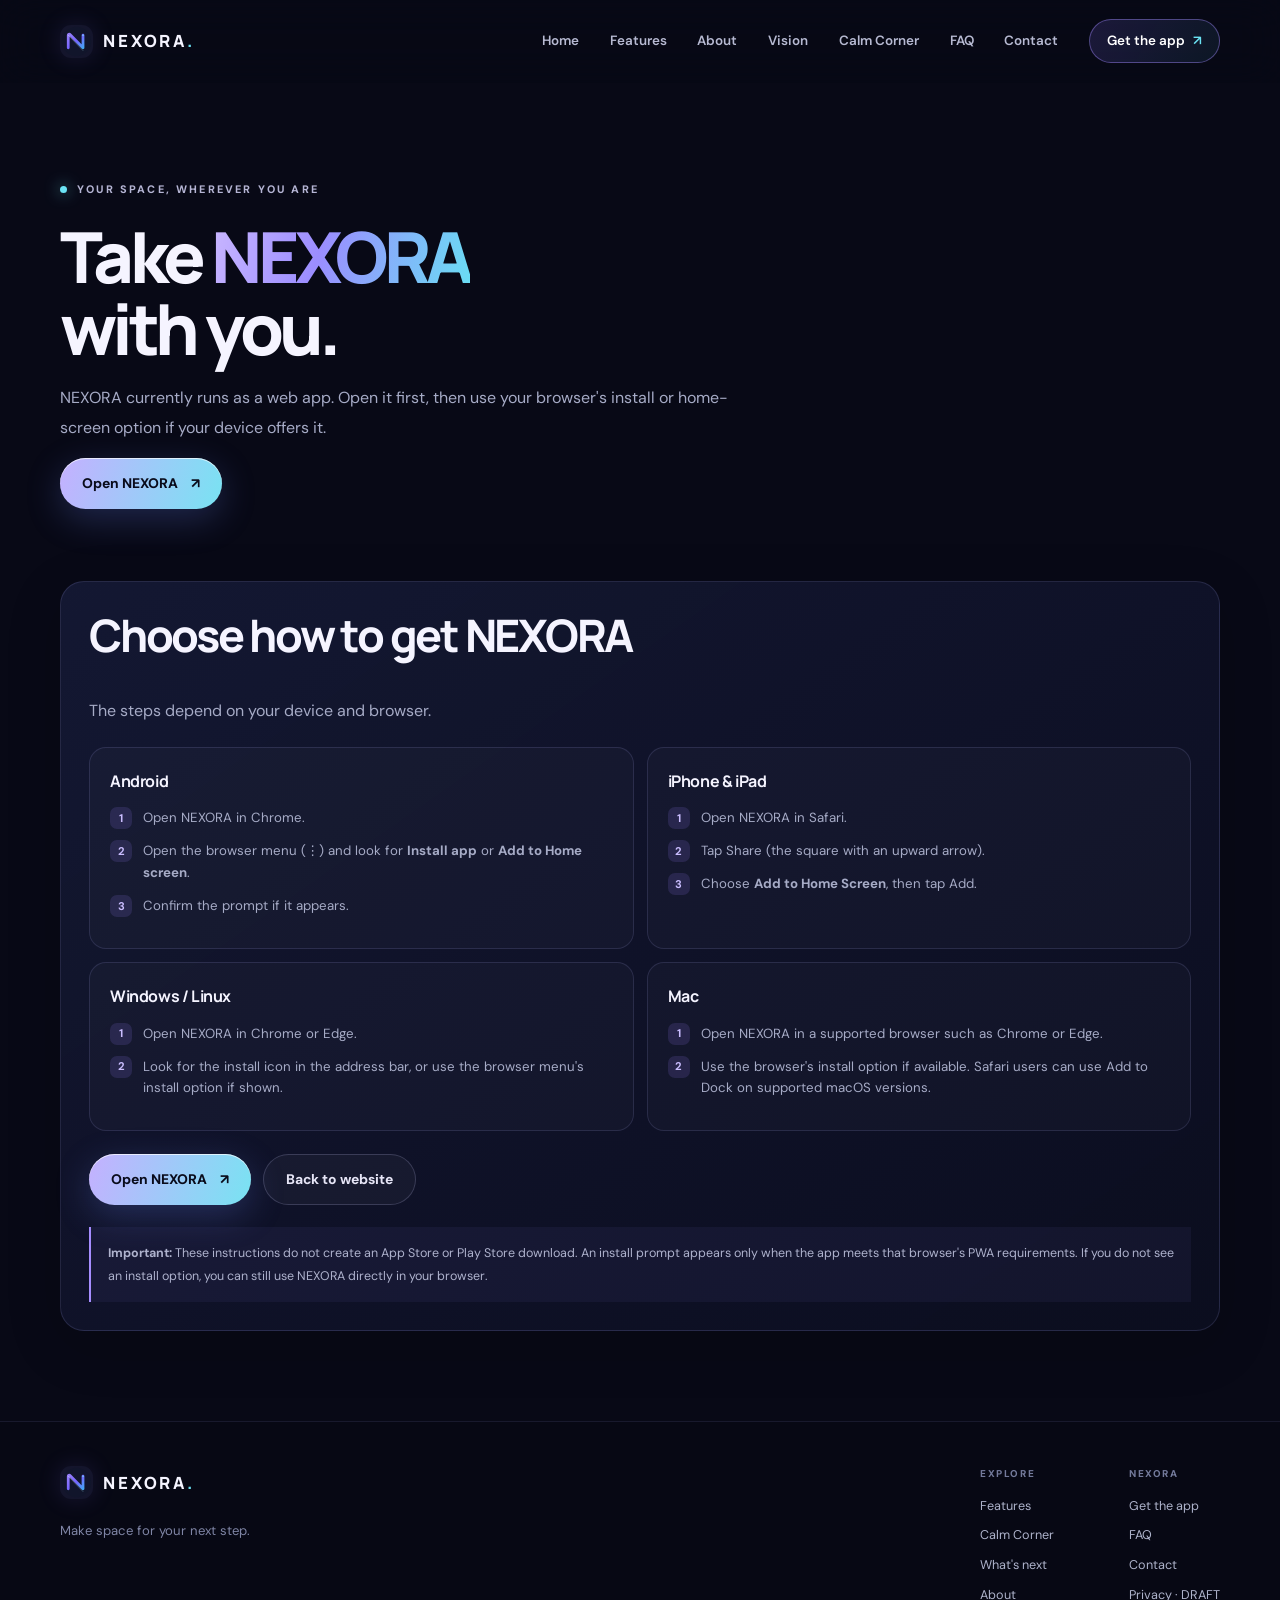
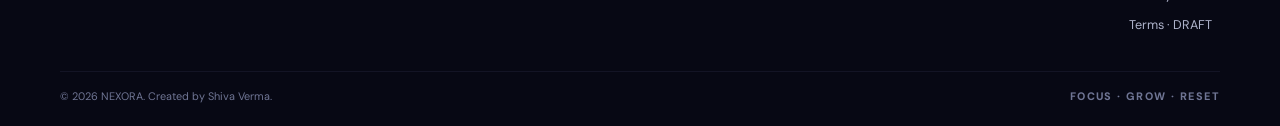
<file: install.html>
<!doctype html>
<html lang="en"><head><meta charset="utf-8"><meta name="viewport" content="width=device-width,initial-scale=1,viewport-fit=cover"><meta name="theme-color" content="#080916"><meta name="description" content="Open NEXORA on your phone, tablet or computer and learn about browser installation."><meta property="og:type" content="website"><meta property="og:site_name" content="NEXORA"><meta property="og:title" content="Get NEXORA — Install guide"><meta property="og:description" content="Open NEXORA on your phone, tablet or computer and learn about browser installation."><meta property="og:image" content="/assets/img/social-preview.png"><link rel="icon" href="/assets/img/favicon.svg" type="image/svg+xml"><link rel="stylesheet" href="/assets/css/styles.css"><title>Get NEXORA — Install guide</title></head>
<body><a class="skip-link" href="#main">Skip to content</a><div class="site-shell"><header class="site-header"><div class="container header-inner">
<a class="brand" href="/" aria-label="NEXORA home"><span class="brand-mark"><img src="/assets/img/s-monogram.svg" alt="" width="33" height="33"></span><span class="brand-word">NEXORA<span class="brand-period">.</span></span></a>
<button class="menu-toggle" type="button" aria-expanded="false" aria-controls="primary-nav" aria-label="Open navigation menu"><span></span><span></span></button>
<nav class="primary-nav" id="primary-nav" aria-label="Main navigation"><a href="/">Home</a><a href="/features.html">Features</a><a href="/about.html">About</a><a href="/vision.html">Vision</a><a href="/calm.html">Calm Corner</a><a href="/faq.html">FAQ</a><a href="/contact.html">Contact</a><a href="/install.html" class="nav-cta">Get the app <span>↗</span></a></nav>
</div></header><main id="main"><section class="page-hero"><div class="container"><span class="eyebrow"><i class="eyebrow-dot"></i> YOUR SPACE, WHEREVER YOU ARE</span><h1>Take <span class="gradient-text">NEXORA</span><br>with you.</h1><p>NEXORA currently runs as a web app. Open it first, then use your browser's install or home-screen option if your device offers it.</p><a class="button button-primary" href="https://nexora-2ab.pages.dev/" target="_blank" rel="noopener">Open NEXORA <span>↗</span></a></div></section><section class="page-content"><div class="container install-panel"><h2 id="device-title">Choose how to get NEXORA</h2><p class="muted" id="device-intro">The steps depend on your device and browser.</p><div class="install-options">
<section class="install-option"><h3>Android</h3><div class="install-step"><b>1</b><span>Open NEXORA in Chrome.</span></div><div class="install-step"><b>2</b><span>Open the browser menu (⋮) and look for <strong>Install app</strong> or <strong>Add to Home screen</strong>.</span></div><div class="install-step"><b>3</b><span>Confirm the prompt if it appears.</span></div></section>
<section class="install-option"><h3>iPhone &amp; iPad</h3><div class="install-step"><b>1</b><span>Open NEXORA in Safari.</span></div><div class="install-step"><b>2</b><span>Tap Share (the square with an upward arrow).</span></div><div class="install-step"><b>3</b><span>Choose <strong>Add to Home Screen</strong>, then tap Add.</span></div></section>
<section class="install-option"><h3>Windows / Linux</h3><div class="install-step"><b>1</b><span>Open NEXORA in Chrome or Edge.</span></div><div class="install-step"><b>2</b><span>Look for the install icon in the address bar, or use the browser menu's install option if shown.</span></div></section>
<section class="install-option"><h3>Mac</h3><div class="install-step"><b>1</b><span>Open NEXORA in a supported browser such as Chrome or Edge.</span></div><div class="install-step"><b>2</b><span>Use the browser's install option if available. Safari users can use Add to Dock on supported macOS versions.</span></div></section>
</div><div class="install-actions"><a class="button button-primary" href="https://nexora-2ab.pages.dev/" target="_blank" rel="noopener">Open NEXORA <span>↗</span></a><a class="button button-quiet" href="/">Back to website</a></div><p class="install-warning"><strong>Important:</strong> These instructions do not create an App Store or Play Store download. An install prompt appears only when the app meets that browser's PWA requirements. If you do not see an install option, you can still use NEXORA directly in your browser.</p></div></section></main><footer class="site-footer"><div class="container footer-main"><div class="footer-brand-block"><a class="brand" href="/"><span class="brand-mark"><img src="/assets/img/s-monogram.svg" alt="" width="33" height="33"></span><span class="brand-word">NEXORA<span class="brand-period">.</span></span></a><p>Make space for your next step.</p></div><div class="footer-links"><div><span class="footer-label">EXPLORE</span><a href="/features.html">Features</a><a href="/calm.html">Calm Corner</a><a href="/vision.html">What's next</a><a href="/about.html">About</a></div><div><span class="footer-label">NEXORA</span><a href="/install.html">Get the app</a><a href="/faq.html">FAQ</a><a href="/contact.html">Contact</a><a href="/privacy.html">Privacy · DRAFT</a><a href="/terms.html">Terms · DRAFT</a></div></div></div><div class="container footer-bottom"><span>© <span id="year">2026</span> NEXORA. Created by Shiva Verma.</span><span class="footer-motto">FOCUS · GROW · RESET</span></div></footer></div><script src="/assets/js/main.js" defer></script></body></html>
</file>
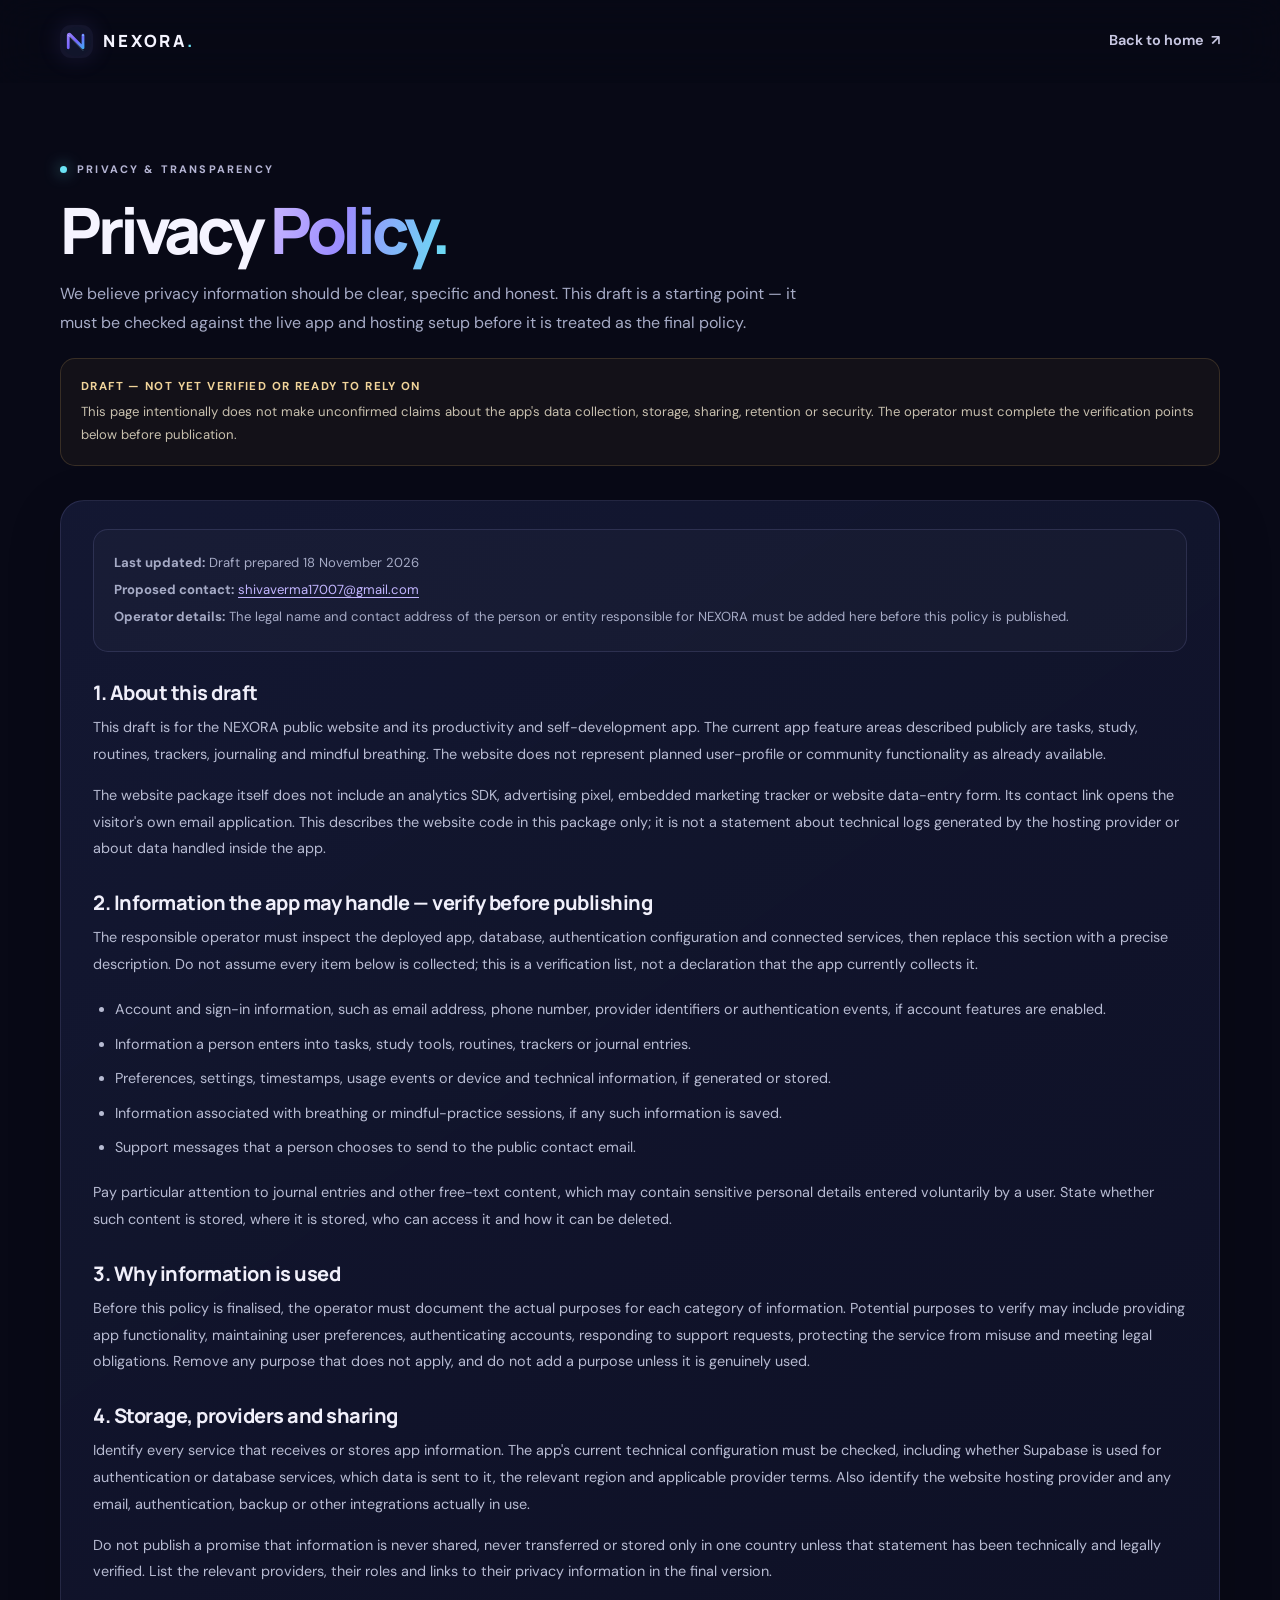
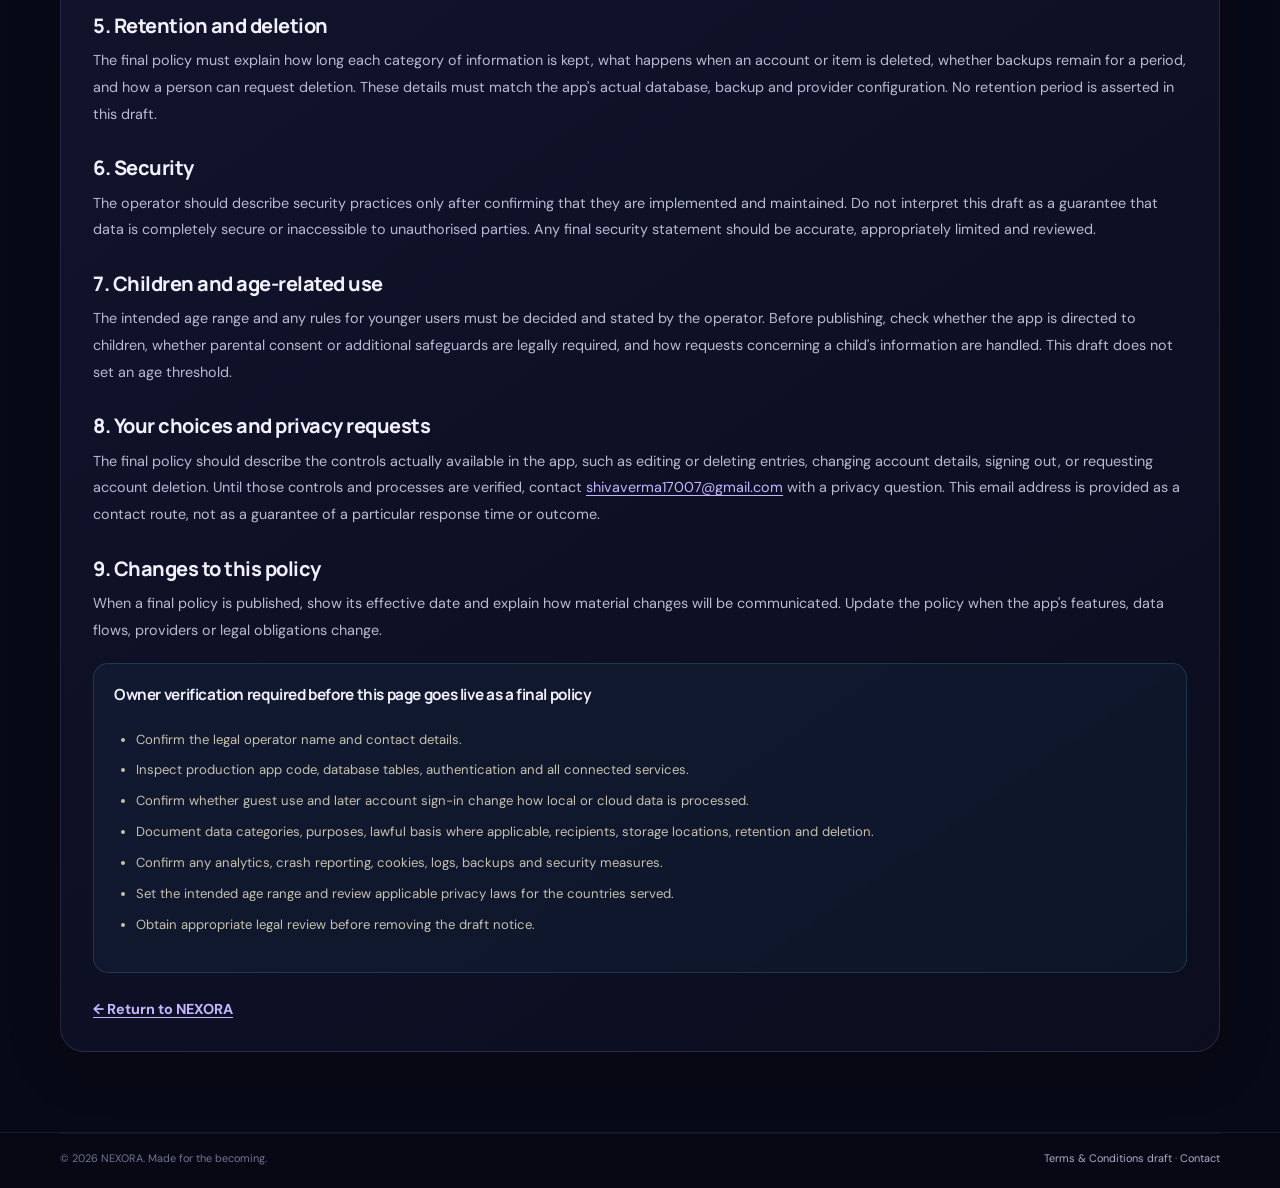
<file: privacy.html>
<!doctype html>
<html lang="en">
<head>
  <meta charset="utf-8">
  <meta name="viewport" content="width=device-width, initial-scale=1, viewport-fit=cover">
  <meta name="theme-color" content="#080918">
  <meta name="description" content="Read the NEXORA Privacy Policy draft. This document is awaiting verification of the app's actual data practices.">
  <meta name="robots" content="index, follow">
  <meta property="og:type" content="website"><meta property="og:site_name" content="NEXORA"><meta property="og:title" content="Privacy Policy Draft — NEXORA"><meta property="og:description" content="A privacy policy draft for NEXORA, pending verification of actual data practices."><meta property="og:image" content="/assets/img/social-preview.png">
  <link rel="icon" type="image/svg+xml" href="/assets/img/favicon.svg"><link rel="stylesheet" href="/assets/css/styles.css">
  <title>Privacy Policy Draft — NEXORA</title>
</head>
<body>
  <a class="skip-link" href="#main">Skip to content</a>
  <div class="site-shell">
    <header class="site-header"><div class="container header-inner"><a class="brand" href="/" aria-label="NEXORA home"><span class="brand-mark" aria-hidden="true"><svg viewBox="0 0 40 40" fill="none"><path d="M8 29.5V10.5L32 29.5V10.5" stroke="currentColor" stroke-width="3.3" stroke-linecap="round" stroke-linejoin="round"/><circle cx="31.5" cy="9" r="3.2" fill="#69E8FF"/><path d="M8 29.5H19" stroke="#9B79FF" stroke-width="3.3" stroke-linecap="round"/></svg></span><span class="brand-word">NEXORA<span class="brand-period">.</span></span></a><a class="text-link" href="/">Back to home <span aria-hidden="true">↗</span></a></div></header>
    <main id="main">
      <section class="legal-hero"><div class="container"><span class="eyebrow"><span class="eyebrow-dot"></span> PRIVACY &amp; TRANSPARENCY</span><h1>Privacy <span class="gradient-text">Policy.</span></h1><p>We believe privacy information should be clear, specific and honest. This draft is a starting point — it must be checked against the live app and hosting setup before it is treated as the final policy.</p><div class="draft-banner"><span class="draft-icon">!</span><div><strong>DRAFT — NOT YET VERIFIED OR READY TO RELY ON</strong>This page intentionally does not make unconfirmed claims about the app's data collection, storage, sharing, retention or security. The operator must complete the verification points below before publication.</div></div></div></section>
      <article class="container legal-content">
        <div class="legal-callout"><p><strong>Last updated:</strong> Draft prepared 18 November 2026</p><p><strong>Proposed contact:</strong> <a href="mailto:shivaverma17007@gmail.com">shivaverma17007@gmail.com</a></p><p><strong>Operator details:</strong> The legal name and contact address of the person or entity responsible for NEXORA must be added here before this policy is published.</p></div>

        <h2>1. About this draft</h2>
        <p>This draft is for the NEXORA public website and its productivity and self-development app. The current app feature areas described publicly are tasks, study, routines, trackers, journaling and mindful breathing. The website does not represent planned user-profile or community functionality as already available.</p>
        <p>The website package itself does not include an analytics SDK, advertising pixel, embedded marketing tracker or website data-entry form. Its contact link opens the visitor's own email application. This describes the website code in this package only; it is not a statement about technical logs generated by the hosting provider or about data handled inside the app.</p>

        <h2>2. Information the app may handle — verify before publishing</h2>
        <p>The responsible operator must inspect the deployed app, database, authentication configuration and connected services, then replace this section with a precise description. Do not assume every item below is collected; this is a verification list, not a declaration that the app currently collects it.</p>
        <ul>
          <li>Account and sign-in information, such as email address, phone number, provider identifiers or authentication events, if account features are enabled.</li>
          <li>Information a person enters into tasks, study tools, routines, trackers or journal entries.</li>
          <li>Preferences, settings, timestamps, usage events or device and technical information, if generated or stored.</li>
          <li>Information associated with breathing or mindful-practice sessions, if any such information is saved.</li>
          <li>Support messages that a person chooses to send to the public contact email.</li>
        </ul>
        <p>Pay particular attention to journal entries and other free-text content, which may contain sensitive personal details entered voluntarily by a user. State whether such content is stored, where it is stored, who can access it and how it can be deleted.</p>

        <h2>3. Why information is used</h2>
        <p>Before this policy is finalised, the operator must document the actual purposes for each category of information. Potential purposes to verify may include providing app functionality, maintaining user preferences, authenticating accounts, responding to support requests, protecting the service from misuse and meeting legal obligations. Remove any purpose that does not apply, and do not add a purpose unless it is genuinely used.</p>

        <h2>4. Storage, providers and sharing</h2>
        <p>Identify every service that receives or stores app information. The app's current technical configuration must be checked, including whether Supabase is used for authentication or database services, which data is sent to it, the relevant region and applicable provider terms. Also identify the website hosting provider and any email, authentication, backup or other integrations actually in use.</p>
        <p>Do not publish a promise that information is never shared, never transferred or stored only in one country unless that statement has been technically and legally verified. List the relevant providers, their roles and links to their privacy information in the final version.</p>

        <h2>5. Retention and deletion</h2>
        <p>The final policy must explain how long each category of information is kept, what happens when an account or item is deleted, whether backups remain for a period, and how a person can request deletion. These details must match the app's actual database, backup and provider configuration. No retention period is asserted in this draft.</p>

        <h2>6. Security</h2>
        <p>The operator should describe security practices only after confirming that they are implemented and maintained. Do not interpret this draft as a guarantee that data is completely secure or inaccessible to unauthorised parties. Any final security statement should be accurate, appropriately limited and reviewed.</p>

        <h2>7. Children and age-related use</h2>
        <p>The intended age range and any rules for younger users must be decided and stated by the operator. Before publishing, check whether the app is directed to children, whether parental consent or additional safeguards are legally required, and how requests concerning a child's information are handled. This draft does not set an age threshold.</p>

        <h2>8. Your choices and privacy requests</h2>
        <p>The final policy should describe the controls actually available in the app, such as editing or deleting entries, changing account details, signing out, or requesting account deletion. Until those controls and processes are verified, contact <a href="mailto:shivaverma17007@gmail.com">shivaverma17007@gmail.com</a> with a privacy question. This email address is provided as a contact route, not as a guarantee of a particular response time or outcome.</p>

        <h2>9. Changes to this policy</h2>
        <p>When a final policy is published, show its effective date and explain how material changes will be communicated. Update the policy when the app's features, data flows, providers or legal obligations change.</p>

        <div class="checklist"><h3>Owner verification required before this page goes live as a final policy</h3><ul><li>Confirm the legal operator name and contact details.</li><li>Inspect production app code, database tables, authentication and all connected services.</li><li>Confirm whether guest use and later account sign-in change how local or cloud data is processed.</li><li>Document data categories, purposes, lawful basis where applicable, recipients, storage locations, retention and deletion.</li><li>Confirm any analytics, crash reporting, cookies, logs, backups and security measures.</li><li>Set the intended age range and review applicable privacy laws for the countries served.</li><li>Obtain appropriate legal review before removing the draft notice.</li></ul></div>
        <a class="legal-back" href="/">← Return to NEXORA</a>
      </article>
    </main>
    <footer class="site-footer"><div class="container footer-bottom"><span>© <span id="year">2026</span> NEXORA. Made for the becoming.</span><span><a href="/terms.html">Terms &amp; Conditions draft</a> · <a href="mailto:shivaverma17007@gmail.com">Contact</a></span></div></footer>
  </div>
  <script src="/assets/js/main.js" defer></script>
</body>
</html>
</file>
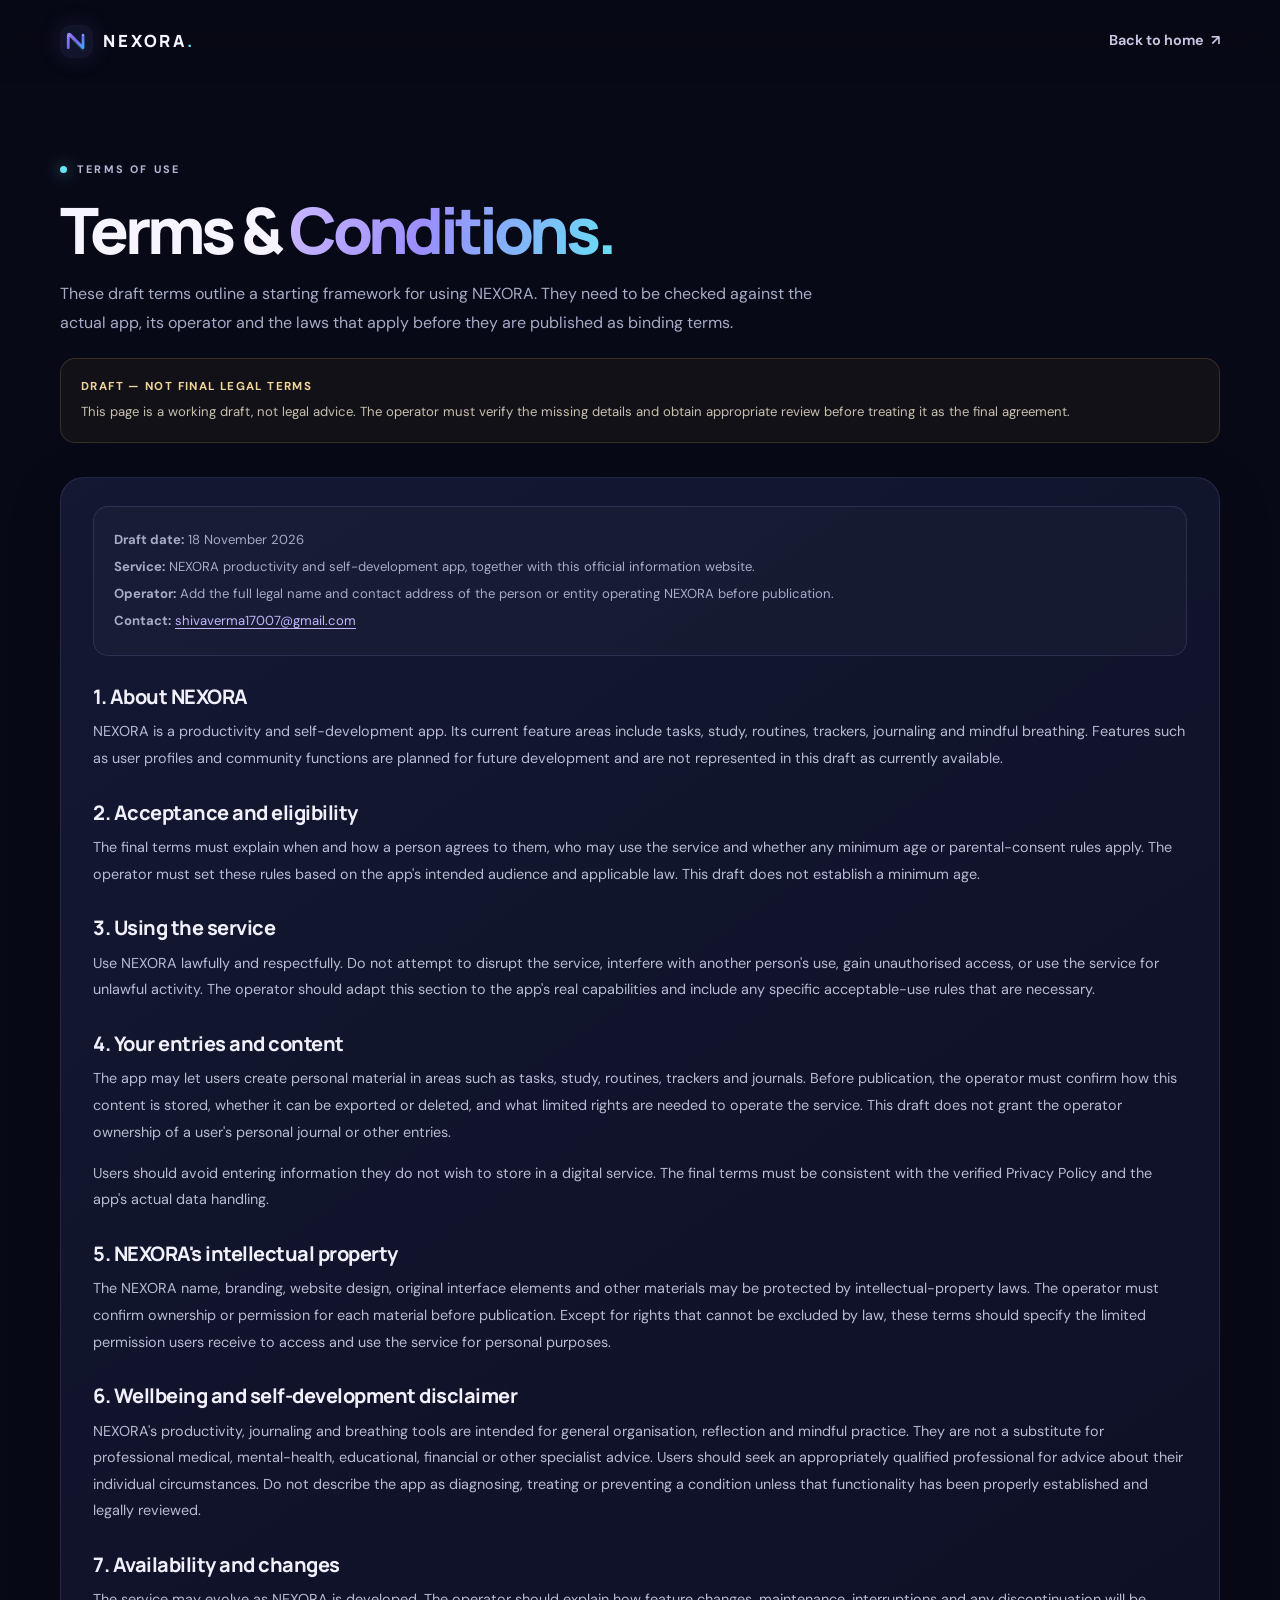
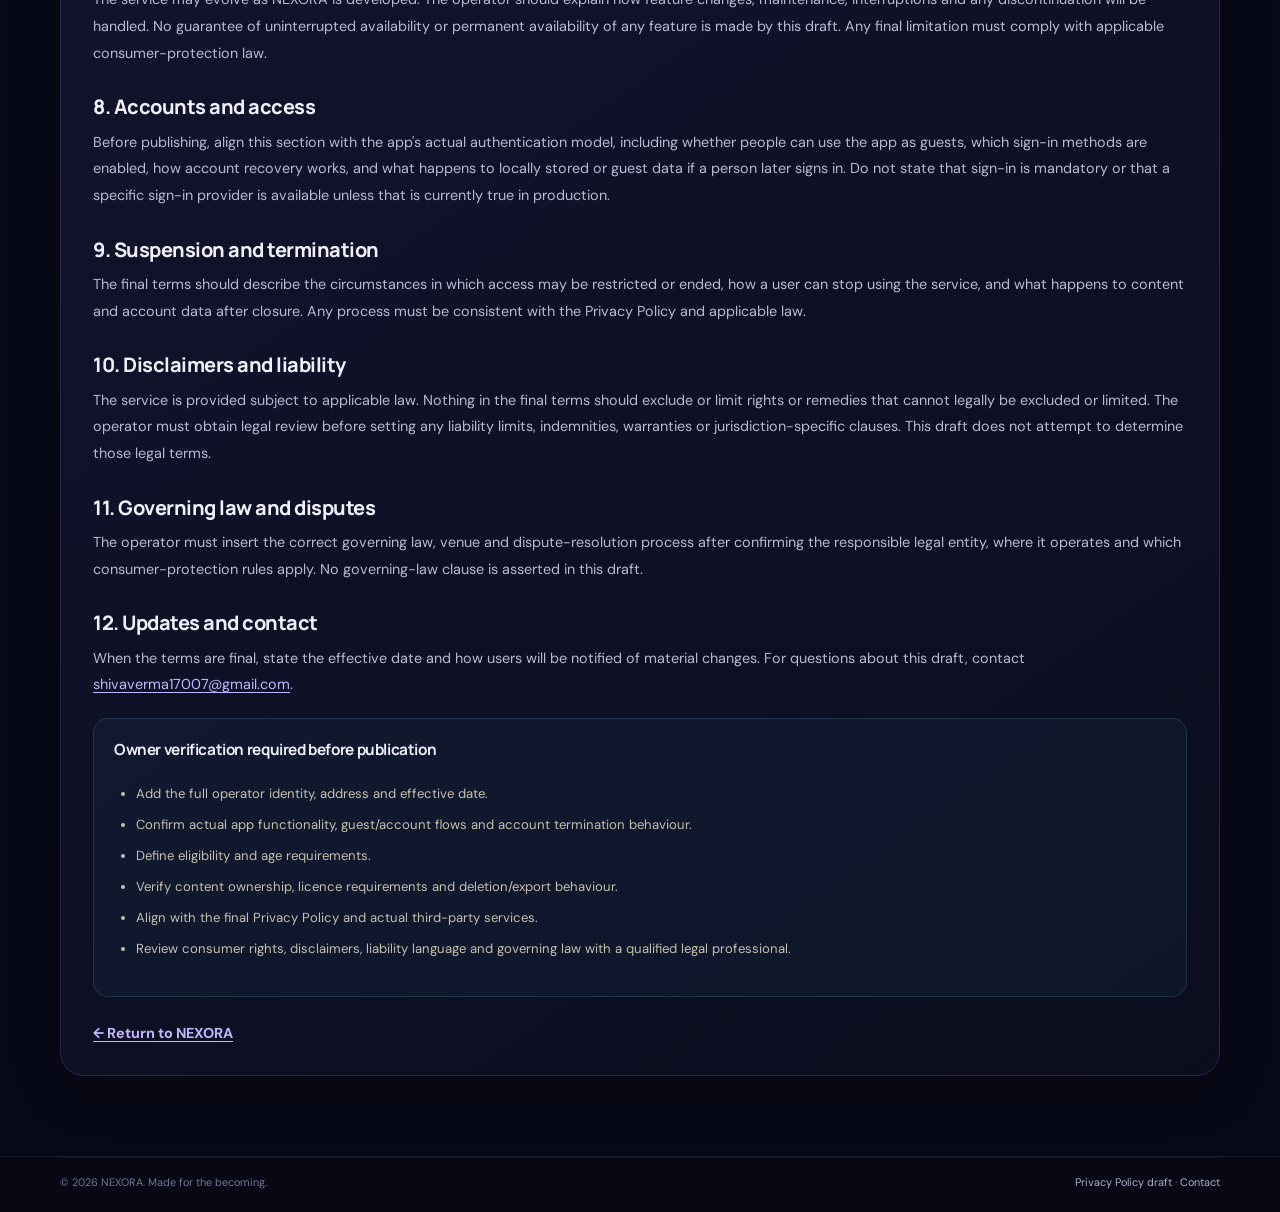
<file: terms.html>
<!doctype html>
<html lang="en">
<head>
  <meta charset="utf-8">
  <meta name="viewport" content="width=device-width, initial-scale=1, viewport-fit=cover">
  <meta name="theme-color" content="#080918">
  <meta name="description" content="Read the NEXORA Terms & Conditions draft. This draft requires owner and legal review before publication.">
  <meta name="robots" content="index, follow">
  <meta property="og:type" content="website"><meta property="og:site_name" content="NEXORA"><meta property="og:title" content="Terms & Conditions Draft — NEXORA"><meta property="og:description" content="A terms and conditions draft for NEXORA, pending review and verification."><meta property="og:image" content="/assets/img/social-preview.png">
  <link rel="icon" type="image/svg+xml" href="/assets/img/favicon.svg"><link rel="stylesheet" href="/assets/css/styles.css">
  <title>Terms &amp; Conditions Draft — NEXORA</title>
</head>
<body>
  <a class="skip-link" href="#main">Skip to content</a>
  <div class="site-shell">
    <header class="site-header"><div class="container header-inner"><a class="brand" href="/" aria-label="NEXORA home"><span class="brand-mark" aria-hidden="true"><svg viewBox="0 0 40 40" fill="none"><path d="M8 29.5V10.5L32 29.5V10.5" stroke="currentColor" stroke-width="3.3" stroke-linecap="round" stroke-linejoin="round"/><circle cx="31.5" cy="9" r="3.2" fill="#69E8FF"/><path d="M8 29.5H19" stroke="#9B79FF" stroke-width="3.3" stroke-linecap="round"/></svg></span><span class="brand-word">NEXORA<span class="brand-period">.</span></span></a><a class="text-link" href="/">Back to home <span aria-hidden="true">↗</span></a></div></header>
    <main id="main">
      <section class="legal-hero"><div class="container"><span class="eyebrow"><span class="eyebrow-dot"></span> TERMS OF USE</span><h1>Terms &amp; <span class="gradient-text">Conditions.</span></h1><p>These draft terms outline a starting framework for using NEXORA. They need to be checked against the actual app, its operator and the laws that apply before they are published as binding terms.</p><div class="draft-banner"><span class="draft-icon">!</span><div><strong>DRAFT — NOT FINAL LEGAL TERMS</strong>This page is a working draft, not legal advice. The operator must verify the missing details and obtain appropriate review before treating it as the final agreement.</div></div></div></section>
      <article class="container legal-content">
        <div class="legal-callout"><p><strong>Draft date:</strong> 18 November 2026</p><p><strong>Service:</strong> NEXORA productivity and self-development app, together with this official information website.</p><p><strong>Operator:</strong> Add the full legal name and contact address of the person or entity operating NEXORA before publication.</p><p><strong>Contact:</strong> <a href="mailto:shivaverma17007@gmail.com">shivaverma17007@gmail.com</a></p></div>

        <h2>1. About NEXORA</h2>
        <p>NEXORA is a productivity and self-development app. Its current feature areas include tasks, study, routines, trackers, journaling and mindful breathing. Features such as user profiles and community functions are planned for future development and are not represented in this draft as currently available.</p>

        <h2>2. Acceptance and eligibility</h2>
        <p>The final terms must explain when and how a person agrees to them, who may use the service and whether any minimum age or parental-consent rules apply. The operator must set these rules based on the app's intended audience and applicable law. This draft does not establish a minimum age.</p>

        <h2>3. Using the service</h2>
        <p>Use NEXORA lawfully and respectfully. Do not attempt to disrupt the service, interfere with another person's use, gain unauthorised access, or use the service for unlawful activity. The operator should adapt this section to the app's real capabilities and include any specific acceptable-use rules that are necessary.</p>

        <h2>4. Your entries and content</h2>
        <p>The app may let users create personal material in areas such as tasks, study, routines, trackers and journals. Before publication, the operator must confirm how this content is stored, whether it can be exported or deleted, and what limited rights are needed to operate the service. This draft does not grant the operator ownership of a user's personal journal or other entries.</p>
        <p>Users should avoid entering information they do not wish to store in a digital service. The final terms must be consistent with the verified Privacy Policy and the app's actual data handling.</p>

        <h2>5. NEXORA's intellectual property</h2>
        <p>The NEXORA name, branding, website design, original interface elements and other materials may be protected by intellectual-property laws. The operator must confirm ownership or permission for each material before publication. Except for rights that cannot be excluded by law, these terms should specify the limited permission users receive to access and use the service for personal purposes.</p>

        <h2>6. Wellbeing and self-development disclaimer</h2>
        <p>NEXORA's productivity, journaling and breathing tools are intended for general organisation, reflection and mindful practice. They are not a substitute for professional medical, mental-health, educational, financial or other specialist advice. Users should seek an appropriately qualified professional for advice about their individual circumstances. Do not describe the app as diagnosing, treating or preventing a condition unless that functionality has been properly established and legally reviewed.</p>

        <h2>7. Availability and changes</h2>
        <p>The service may evolve as NEXORA is developed. The operator should explain how feature changes, maintenance, interruptions and any discontinuation will be handled. No guarantee of uninterrupted availability or permanent availability of any feature is made by this draft. Any final limitation must comply with applicable consumer-protection law.</p>

        <h2>8. Accounts and access</h2>
        <p>Before publishing, align this section with the app's actual authentication model, including whether people can use the app as guests, which sign-in methods are enabled, how account recovery works, and what happens to locally stored or guest data if a person later signs in. Do not state that sign-in is mandatory or that a specific sign-in provider is available unless that is currently true in production.</p>

        <h2>9. Suspension and termination</h2>
        <p>The final terms should describe the circumstances in which access may be restricted or ended, how a user can stop using the service, and what happens to content and account data after closure. Any process must be consistent with the Privacy Policy and applicable law.</p>

        <h2>10. Disclaimers and liability</h2>
        <p>The service is provided subject to applicable law. Nothing in the final terms should exclude or limit rights or remedies that cannot legally be excluded or limited. The operator must obtain legal review before setting any liability limits, indemnities, warranties or jurisdiction-specific clauses. This draft does not attempt to determine those legal terms.</p>

        <h2>11. Governing law and disputes</h2>
        <p>The operator must insert the correct governing law, venue and dispute-resolution process after confirming the responsible legal entity, where it operates and which consumer-protection rules apply. No governing-law clause is asserted in this draft.</p>

        <h2>12. Updates and contact</h2>
        <p>When the terms are final, state the effective date and how users will be notified of material changes. For questions about this draft, contact <a href="mailto:shivaverma17007@gmail.com">shivaverma17007@gmail.com</a>.</p>

        <div class="checklist"><h3>Owner verification required before publication</h3><ul><li>Add the full operator identity, address and effective date.</li><li>Confirm actual app functionality, guest/account flows and account termination behaviour.</li><li>Define eligibility and age requirements.</li><li>Verify content ownership, licence requirements and deletion/export behaviour.</li><li>Align with the final Privacy Policy and actual third-party services.</li><li>Review consumer rights, disclaimers, liability language and governing law with a qualified legal professional.</li></ul></div>
        <a class="legal-back" href="/">← Return to NEXORA</a>
      </article>
    </main>
    <footer class="site-footer"><div class="container footer-bottom"><span>© <span id="year">2026</span> NEXORA. Made for the becoming.</span><span><a href="/privacy.html">Privacy Policy draft</a> · <a href="mailto:shivaverma17007@gmail.com">Contact</a></span></div></footer>
  </div>
  <script src="/assets/js/main.js" defer></script>
</body>
</html>
</file>
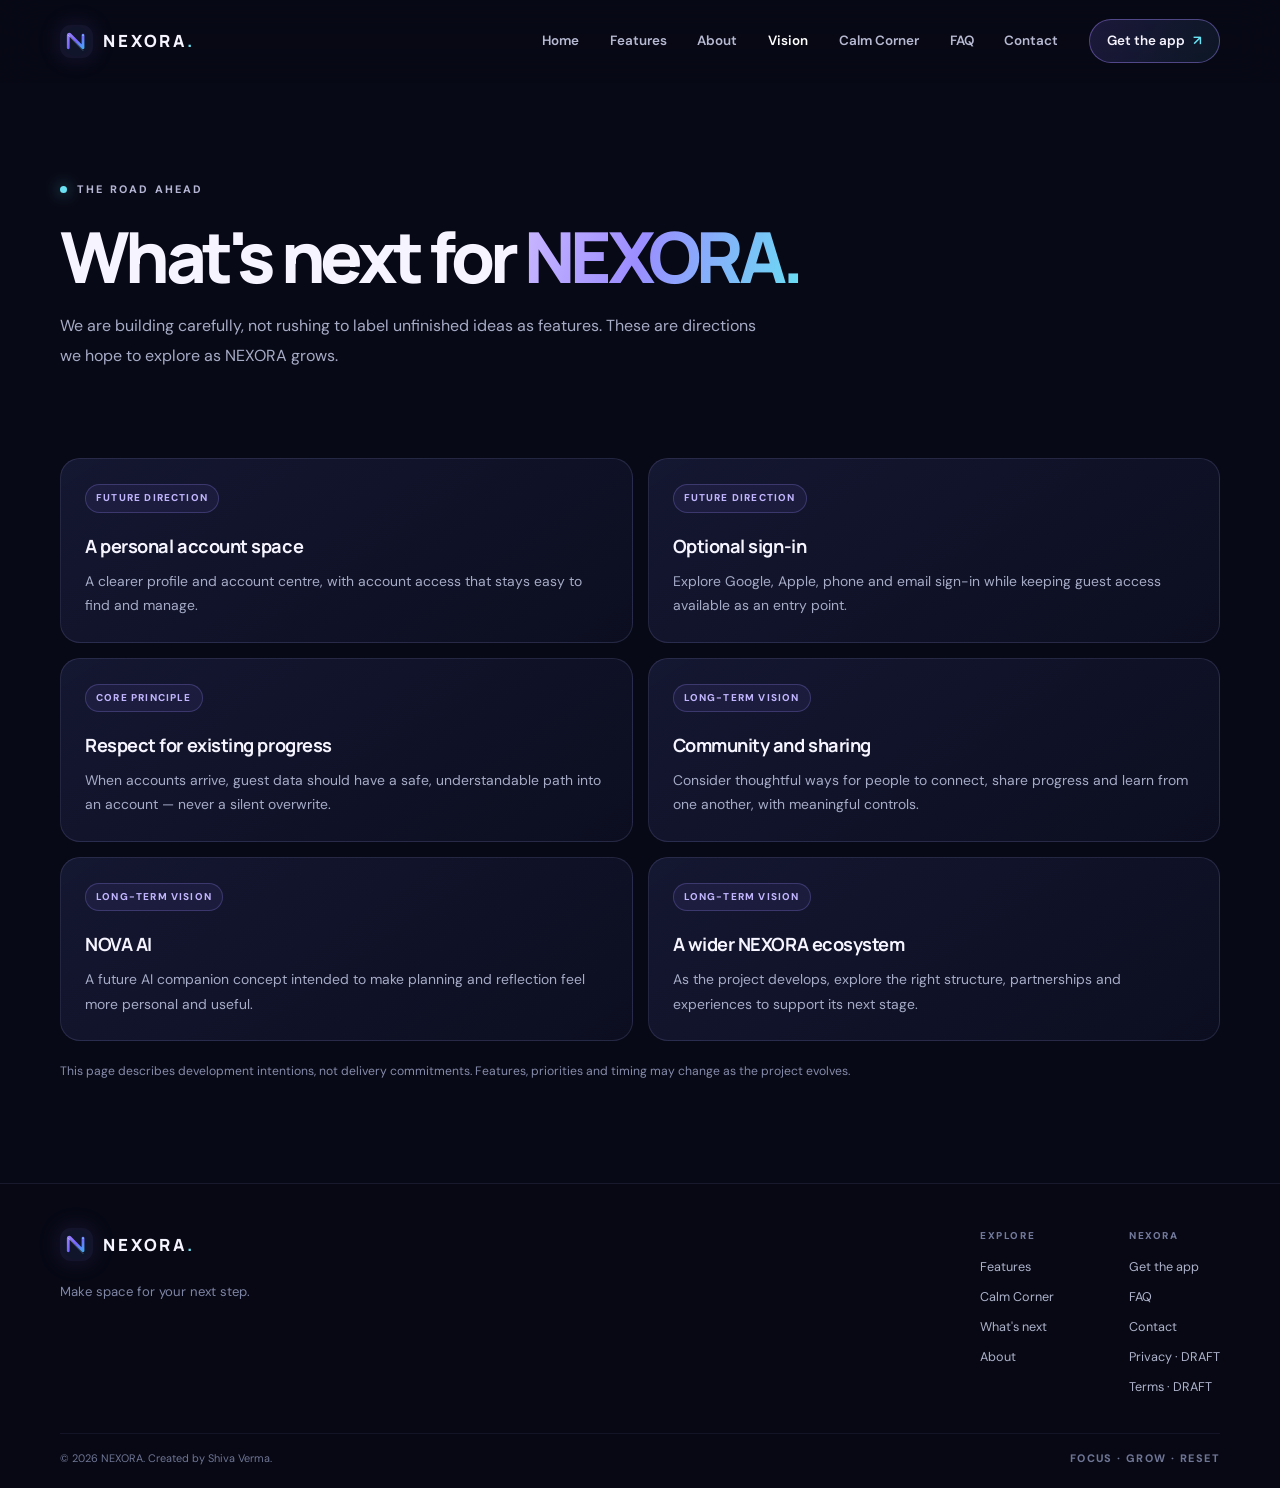
<file: vision.html>
<!doctype html>
<html lang="en"><head><meta charset="utf-8"><meta name="viewport" content="width=device-width,initial-scale=1,viewport-fit=cover"><meta name="theme-color" content="#080916"><meta name="description" content="A transparent look at the future directions being explored for NEXORA."><meta property="og:type" content="website"><meta property="og:site_name" content="NEXORA"><meta property="og:title" content="What's Next — NEXORA roadmap"><meta property="og:description" content="A transparent look at the future directions being explored for NEXORA."><meta property="og:image" content="/assets/img/social-preview.png"><link rel="icon" href="/assets/img/favicon.svg" type="image/svg+xml"><link rel="stylesheet" href="/assets/css/styles.css"><title>What's Next — NEXORA roadmap</title></head>
<body><a class="skip-link" href="#main">Skip to content</a><div class="site-shell"><header class="site-header"><div class="container header-inner">
<a class="brand" href="/" aria-label="NEXORA home"><span class="brand-mark"><img src="/assets/img/s-monogram.svg" alt="" width="33" height="33"></span><span class="brand-word">NEXORA<span class="brand-period">.</span></span></a>
<button class="menu-toggle" type="button" aria-expanded="false" aria-controls="primary-nav" aria-label="Open navigation menu"><span></span><span></span></button>
<nav class="primary-nav" id="primary-nav" aria-label="Main navigation"><a href="/">Home</a><a href="/features.html">Features</a><a href="/about.html">About</a><a href="/vision.html">Vision</a><a href="/calm.html">Calm Corner</a><a href="/faq.html">FAQ</a><a href="/contact.html">Contact</a><a href="/install.html" class="nav-cta">Get the app <span>↗</span></a></nav>
</div></header><main id="main"><section class="page-hero"><div class="container"><span class="eyebrow"><i class="eyebrow-dot"></i> THE ROAD AHEAD</span><h1>What's next for <span class="gradient-text">NEXORA.</span></h1><p>We are building carefully, not rushing to label unfinished ideas as features. These are directions we hope to explore as NEXORA grows.</p></div></section><section class="page-content"><div class="container"><div class="roadmap-list">
<article class="roadmap-card" data-reveal><span class="roadmap-status">Future direction</span><h3>A personal account space</h3><p>A clearer profile and account centre, with account access that stays easy to find and manage.</p></article>
<article class="roadmap-card" data-reveal><span class="roadmap-status">Future direction</span><h3>Optional sign-in</h3><p>Explore Google, Apple, phone and email sign-in while keeping guest access available as an entry point.</p></article>
<article class="roadmap-card" data-reveal><span class="roadmap-status">Core principle</span><h3>Respect for existing progress</h3><p>When accounts arrive, guest data should have a safe, understandable path into an account — never a silent overwrite.</p></article>
<article class="roadmap-card" data-reveal><span class="roadmap-status">Long-term vision</span><h3>Community and sharing</h3><p>Consider thoughtful ways for people to connect, share progress and learn from one another, with meaningful controls.</p></article>
<article class="roadmap-card" data-reveal><span class="roadmap-status">Long-term vision</span><h3>NOVA AI</h3><p>A future AI companion concept intended to make planning and reflection feel more personal and useful.</p></article>
<article class="roadmap-card" data-reveal><span class="roadmap-status">Long-term vision</span><h3>A wider NEXORA ecosystem</h3><p>As the project develops, explore the right structure, partnerships and experiences to support its next stage.</p></article>
</div><p class="roadmap-foot">This page describes development intentions, not delivery commitments. Features, priorities and timing may change as the project evolves.</p></div></section></main><footer class="site-footer"><div class="container footer-main"><div class="footer-brand-block"><a class="brand" href="/"><span class="brand-mark"><img src="/assets/img/s-monogram.svg" alt="" width="33" height="33"></span><span class="brand-word">NEXORA<span class="brand-period">.</span></span></a><p>Make space for your next step.</p></div><div class="footer-links"><div><span class="footer-label">EXPLORE</span><a href="/features.html">Features</a><a href="/calm.html">Calm Corner</a><a href="/vision.html">What's next</a><a href="/about.html">About</a></div><div><span class="footer-label">NEXORA</span><a href="/install.html">Get the app</a><a href="/faq.html">FAQ</a><a href="/contact.html">Contact</a><a href="/privacy.html">Privacy · DRAFT</a><a href="/terms.html">Terms · DRAFT</a></div></div></div><div class="container footer-bottom"><span>© <span id="year">2026</span> NEXORA. Created by Shiva Verma.</span><span class="footer-motto">FOCUS · GROW · RESET</span></div></footer></div><script src="/assets/js/main.js" defer></script></body></html>
</file>
<file: assets/css/styles.css>
/* NEXORA — premium website system */
@import url('https://fonts.googleapis.com/css2?family=DM+Sans:wght@400;500;600;700&family=Manrope:wght@400;500;600;700;800&display=swap');
:root{color-scheme:dark;--bg:#080916;--bg2:#0d1022;--panel:rgba(19,22,47,.74);--panel2:#12162d;--text:#f5f4ff;--muted:#a6abc6;--muted2:#747b9d;--line:rgba(174,177,255,.14);--violet:#a78bfa;--blue:#6d8dff;--cyan:#6be3f4;--max:1160px;--radius:24px;--shadow:0 24px 80px rgba(0,0,0,.32)}
*{box-sizing:border-box}html{scroll-behavior:smooth;scroll-padding-top:100px;background:var(--bg)}body{margin:0;min-width:320px;background:var(--bg);color:var(--text);font-family:'DM Sans',Inter,system-ui,-apple-system,'Segoe UI',sans-serif;line-height:1.65;-webkit-font-smoothing:antialiased}body:before{content:"";position:fixed;inset:0;z-index:-2;pointer-events:none;background:radial-gradient(ellipse at 14% 7%,rgba(106,77,208,.14),transparent 33%),radial-gradient(ellipse at 89% 40%,rgba(40,91,171,.11),transparent 34%),linear-gradient(180deg,#090a19,#080916 75%)}a{color:inherit;text-decoration:none}button{font:inherit;color:inherit}img,svg{max-width:100%}.container{width:min(var(--max),calc(100% - 48px));margin-inline:auto}.site-shell{overflow:clip}.skip-link{position:absolute;top:10px;left:10px;z-index:100;padding:10px 14px;transform:translateY(-160%);border-radius:10px;background:#fff;color:#090a1a}.skip-link:focus{transform:translateY(0)}
h1,h2,h3,h4,p{margin-top:0}h1,h2,h3{font-family:Manrope,'DM Sans',sans-serif}h1{font-size:clamp(3rem,6vw,5.75rem);line-height:1.02;letter-spacing:-.065em;font-weight:800}h2{font-size:clamp(2rem,3.5vw,3.3rem);line-height:1.12;letter-spacing:-.05em;font-weight:750}h3{letter-spacing:-.025em}.gradient-text{color:transparent;background:linear-gradient(105deg,#cbb8ff 0%,#9b8dff 42%,#68dff3 100%);-webkit-background-clip:text;background-clip:text}.eyebrow{display:inline-flex;align-items:center;gap:10px;color:#b5b5d4;font-size:.68rem;line-height:1.2;font-weight:750;letter-spacing:.2em;text-transform:uppercase}.eyebrow-dot{width:7px;height:7px;flex:0 0 auto;border-radius:50%;background:var(--cyan);box-shadow:0 0 15px rgba(107,227,244,.8)}.lead{max-width:610px;color:var(--muted);font-size:1.03rem;line-height:1.85}.muted{color:var(--muted)}
/* Navigation */
.site-header{position:sticky;top:0;z-index:50;border-bottom:1px solid transparent;background:rgba(8,9,22,.72);backdrop-filter:blur(20px);-webkit-backdrop-filter:blur(20px);transition:border-color .25s,background .25s}.site-header.is-scrolled{border-color:var(--line);background:rgba(8,9,22,.93)}.header-inner{height:82px;display:flex;align-items:center;justify-content:space-between;gap:24px}.brand{display:inline-flex;align-items:center;gap:10px;flex:0 0 auto}.brand-mark{display:grid;place-items:center;width:33px;height:33px;overflow:hidden;border-radius:11px;background:#14152c;box-shadow:0 0 25px rgba(143,119,255,.14)}.brand-mark img{display:block;width:100%;height:100%}.brand-word{font-family:Manrope,sans-serif;font-size:1.05rem;font-weight:800;letter-spacing:.17em}.brand-period{color:var(--cyan)}.primary-nav{display:flex;align-items:center;gap:clamp(16px,2.4vw,31px);font-size:.84rem;font-weight:600;color:#b7bad2}.primary-nav a{transition:color .2s}.primary-nav a:hover,.primary-nav a[aria-current="page"]{color:#fff}.primary-nav .nav-cta{padding:10px 17px;border:1px solid rgba(163,139,255,.42);border-radius:999px;background:linear-gradient(120deg,rgba(140,111,255,.16),rgba(85,199,239,.08));color:#f6f3ff}.primary-nav .nav-cta span{color:var(--cyan);margin-left:5px}.menu-toggle{display:none;width:42px;height:42px;border:1px solid var(--line);border-radius:13px;background:rgba(255,255,255,.035);cursor:pointer}.menu-toggle span{display:block;width:17px;height:1.5px;margin:5px auto;background:#fff;transition:transform .2s}
/* Buttons */
.button{min-height:51px;display:inline-flex;align-items:center;justify-content:center;gap:13px;padding:0 22px;border-radius:999px;font-size:.87rem;font-weight:750;transition:transform .22s,box-shadow .22s,border-color .22s,background .22s}.button:hover{transform:translateY(-3px)}.button:focus-visible,a:focus-visible,button:focus-visible,summary:focus-visible{outline:2px solid var(--cyan);outline-offset:4px}.button-primary{color:#090b1b;background:linear-gradient(110deg,#c5b0ff,#78e3f2);box-shadow:0 10px 35px rgba(103,132,245,.25),inset 0 1px 0 rgba(255,255,255,.7)}.button-primary:hover{box-shadow:0 15px 44px rgba(103,132,245,.38)}.button-quiet{border:1px solid rgba(180,182,226,.22);background:rgba(255,255,255,.035);color:#e6e5f6}.button-quiet:hover{border-color:rgba(158,143,255,.55);background:rgba(135,115,255,.1)}.text-link{color:#c8c7e2;font-weight:650;font-size:.9rem}.text-link:hover{color:#fff}
/* Homepage hero */
.home-hero{position:relative;isolation:isolate;min-height:665px;display:flex;align-items:center;padding:76px 0 50px}.home-hero:before{content:"";position:absolute;z-index:-1;inset:0;background:radial-gradient(ellipse at 78% 44%,rgba(116,88,237,.17),transparent 30%),radial-gradient(ellipse at 69% 63%,rgba(48,165,204,.10),transparent 30%)}.hero-grid{display:grid;grid-template-columns:1.02fr .98fr;align-items:center;gap:22px}.hero-copy{position:relative;z-index:2;padding:14px 0 32px}.hero-copy h1{max-width:660px;margin:24px 0 22px}.hero-copy .lead{max-width:520px;margin-bottom:29px}.hero-actions{display:flex;flex-wrap:wrap;align-items:center;gap:13px}.hero-note{display:flex;align-items:center;gap:10px;margin-top:31px;color:#8187a9;font-size:.78rem}.hero-note i{width:7px;height:7px;border:1px solid #a48dff;border-radius:50%;box-shadow:0 0 0 4px rgba(164,141,255,.1),0 0 13px rgba(164,141,255,.55)}
.hero-visual{position:relative;min-height:520px;display:grid;place-items:center;perspective:1000px}.visual-glow{position:absolute;width:370px;height:370px;border-radius:50%;background:#7259df;opacity:.28;filter:blur(94px);animation:glow 7s ease-in-out infinite}.orb-core{position:relative;z-index:2;width:clamp(225px,28vw,335px);aspect-ratio:1;border-radius:50%;overflow:hidden;background:radial-gradient(circle at 32% 25%,#f0e7ff 0,#baa7ff 8%,#8b74f3 25%,#5147ba 51%,#20235f 77%,#10152f 100%);box-shadow:inset -38px -35px 70px rgba(5,8,32,.72),inset 13px 12px 35px rgba(231,220,255,.4),0 0 55px rgba(133,111,255,.42),0 0 135px rgba(81,138,255,.22);animation:orbFloat 8s ease-in-out infinite}.orb-core:before{content:"";position:absolute;width:135%;height:35%;top:24%;left:-15%;border-radius:50%;transform:rotate(-31deg);background:linear-gradient(90deg,transparent,rgba(233,220,255,.4),rgba(99,225,255,.13),transparent);filter:blur(12px)}.orb-core:after{content:"";position:absolute;inset:0;border-radius:inherit;background:linear-gradient(128deg,transparent 33%,rgba(4,7,28,.08) 48%,rgba(4,7,28,.76) 90%)}.orb-highlight{position:absolute;z-index:3;width:44%;height:19%;top:18%;left:9%;border-radius:50%;transform:rotate(-34deg);background:rgba(255,255,255,.26);filter:blur(20px)}.orb-ring{position:absolute;z-index:1;width:445px;height:124px;border:1px solid rgba(119,222,255,.55);border-left-color:rgba(164,137,255,.16);border-right-color:rgba(164,137,255,.2);border-radius:50%;transform:rotate(-25deg);box-shadow:0 0 21px rgba(89,192,255,.18),inset 0 0 16px rgba(154,117,255,.1)}.orb-ring.ring-two{width:525px;height:206px;border-color:rgba(162,152,255,.17);transform:rotate(38deg)}.orb-ring.ring-three{width:540px;height:300px;border-style:dashed;border-color:rgba(105,227,244,.12);transform:rotate(-58deg)}.spark{position:absolute;z-index:4;width:5px;height:5px;border-radius:50%;background:#c7f7ff;box-shadow:0 0 13px 3px rgba(112,219,255,.48)}.spark.s1{top:17%;left:20%}.spark.s2{top:68%;right:8%;width:4px;height:4px}.spark.s3{right:19%;top:14%;width:3px;height:3px}.spark.s4{left:13%;bottom:18%;width:3px;height:3px}
.float-card{position:absolute;z-index:5;min-width:190px;padding:14px 16px;border:1px solid rgba(185,184,255,.2);border-radius:17px;background:linear-gradient(135deg,rgba(33,35,72,.91),rgba(14,20,49,.78));box-shadow:0 17px 45px rgba(0,0,0,.3),inset 0 1px 0 rgba(255,255,255,.08);backdrop-filter:blur(15px);animation:cardFloat 7s ease-in-out infinite}.float-card.card-a{top:14%;left:-1%}.float-card.card-b{right:-2%;bottom:15%;animation-delay:-3.4s}.float-card .card-label{display:flex;align-items:center;gap:9px;color:#a7abc8;font-size:.64rem;text-transform:uppercase;letter-spacing:.12em}.mini-icon{display:grid;place-items:center;width:30px;height:30px;border-radius:10px;color:#cdbdff;background:rgba(164,134,255,.17);font-size:1rem}.mini-icon.cyan{color:#80e6f1;background:rgba(78,210,222,.13)}.float-card strong{display:block;margin-top:8px;font-size:.82rem}.float-card small{color:#9298ba;font-size:.68rem}.mock-progress{height:4px;margin-top:10px;overflow:hidden;border-radius:8px;background:rgba(255,255,255,.1)}.mock-progress i{display:block;width:68%;height:100%;border-radius:8px;background:linear-gradient(90deg,#a58aff,#6de1f2)}.hero-caption{position:absolute;right:0;bottom:3px;color:#727795;font-size:.58rem;font-weight:700;letter-spacing:.18em;text-transform:uppercase}.hero-tags{display:flex;align-items:center;gap:15px;margin-top:4px;color:#6f7394;font-size:.59rem;font-weight:800;letter-spacing:.24em}.hero-tags i{width:3px;height:3px;border-radius:50%;background:#8b7cff}
/* Compact lower sections */
.home-intro{padding:65px 0 80px;border-top:1px solid rgba(166,164,240,.1);background:linear-gradient(90deg,rgba(103,87,187,.045),rgba(35,143,168,.025))}.section-head{max-width:690px;margin-bottom:30px}.section-head h2{margin:14px 0 12px}.section-head p{max-width:590px;color:var(--muted);line-height:1.8}.home-feature-grid{display:grid;grid-template-columns:repeat(3,1fr);gap:15px}.home-feature{position:relative;min-height:190px;padding:23px;border:1px solid var(--line);border-radius:20px;background:linear-gradient(145deg,rgba(25,29,61,.74),rgba(13,16,35,.78));transition:transform .25s,border-color .25s,background .25s}.home-feature:hover{transform:translateY(-5px);border-color:rgba(160,139,255,.38);background:linear-gradient(145deg,rgba(35,37,78,.78),rgba(13,16,35,.86))}.feature-symbol{display:grid;place-items:center;width:38px;height:38px;margin-bottom:18px;border:1px solid rgba(170,151,255,.18);border-radius:12px;background:rgba(142,118,255,.12);color:#c3b3ff;font-size:1.05rem}.home-feature h3{margin:0 0 7px;font-size:1rem}.home-feature p{margin:0;color:var(--muted);font-size:.83rem;line-height:1.7}.home-feature .arrow{position:absolute;top:23px;right:23px;color:#7fe1ed}.home-cta{padding:65px 0 78px}.cta-panel{position:relative;overflow:hidden;display:flex;align-items:center;justify-content:space-between;gap:30px;padding:40px 44px;border:1px solid rgba(160,143,255,.22);border-radius:28px;background:radial-gradient(circle at 90% 20%,rgba(79,155,218,.16),transparent 32%),linear-gradient(125deg,rgba(36,31,77,.85),rgba(15,20,45,.92));box-shadow:var(--shadow)}.cta-panel:after{content:"";position:absolute;width:240px;height:240px;right:12%;top:-170px;border-radius:50%;background:#8b70ff;filter:blur(95px);opacity:.32}.cta-panel h2{position:relative;z-index:1;margin:10px 0 8px;font-size:clamp(1.7rem,3vw,2.55rem)}.cta-panel p{position:relative;z-index:1;margin:0;color:var(--muted)}.cta-panel .button{position:relative;z-index:1;flex:0 0 auto}
/* Inner-page header */
.page-hero{position:relative;padding:92px 0 54px;overflow:hidden}.page-hero:after{content:"";position:absolute;z-index:-1;width:440px;height:300px;right:2%;top:-170px;border-radius:50%;background:rgba(111,90,226,.18);filter:blur(90px)}.page-hero h1{max-width:850px;margin:20px 0 18px;font-size:clamp(2.65rem,5.5vw,4.75rem)}.page-hero p{max-width:700px;color:var(--muted);font-size:1rem;line-height:1.85}.page-content{padding:18px 0 90px}.page-grid{display:grid;grid-template-columns:repeat(3,1fr);gap:16px}.feature-card{min-height:225px;padding:24px;border:1px solid var(--line);border-radius:21px;background:linear-gradient(145deg,rgba(24,28,59,.78),rgba(12,15,33,.8));transition:transform .24s,border-color .24s}.feature-card:hover{transform:translateY(-5px);border-color:rgba(158,137,255,.4)}.feature-top{display:flex;justify-content:space-between;align-items:center;margin-bottom:22px}.feature-card .feature-symbol{margin:0}.feature-index{color:#747a9c;font-size:.63rem;font-weight:800;letter-spacing:.15em}.feature-card h3{margin:15px 0 8px;font-size:1.12rem}.feature-card p{margin:0;color:var(--muted);font-size:.86rem;line-height:1.75}.feature-tag{display:inline-flex;margin-top:14px;padding:5px 9px;border:1px solid rgba(151,137,255,.2);border-radius:999px;color:#b8aaff;background:rgba(143,120,255,.08);font-size:.62rem;font-weight:700;letter-spacing:.05em}.feature-subhead{margin:58px 0 22px}.feature-subhead h2{font-size:clamp(1.7rem,3vw,2.5rem);margin:13px 0 8px}.feature-subhead p{color:var(--muted)}.feature-note{margin-top:28px;padding:17px 20px;border:1px solid rgba(112,215,238,.16);border-radius:16px;background:rgba(71,176,205,.055);color:#aeb8d5;font-size:.83rem}
/* About */
.story-layout{display:grid;grid-template-columns:1.1fr .9fr;gap:28px;align-items:start}.story-panel,.creator-card,.info-card,.contact-card,.install-panel,.breath-card,.legal-content{border:1px solid var(--line);border-radius:24px;background:linear-gradient(145deg,rgba(24,28,59,.76),rgba(12,15,33,.83));box-shadow:0 15px 55px rgba(0,0,0,.16)}.story-panel{padding:30px}.story-panel h2{font-size:1.5rem;margin:26px 0 9px}.story-panel h2:first-child{margin-top:0}.story-panel p{color:var(--muted);line-height:1.85}.creator-card{position:sticky;top:110px;padding:28px}.creator-avatar{display:grid;place-items:center;width:66px;height:66px;margin-bottom:22px;border:1px solid rgba(164,139,255,.3);border-radius:20px;background:linear-gradient(145deg,rgba(164,139,255,.2),rgba(88,196,230,.1));color:#dfd3ff;font-family:Manrope,sans-serif;font-size:1.7rem;font-weight:800}.creator-card h2{font-size:1.6rem;margin:0 0 5px}.creator-role{color:#99a0c0;font-size:.78rem}.creator-card p{margin-top:17px;color:var(--muted);font-size:.88rem;line-height:1.8}.independent-note{margin-top:18px;padding-top:17px;border-top:1px solid var(--line);color:#9299b9;font-size:.77rem}
/* Vision / roadmap */
.roadmap-list{display:grid;grid-template-columns:repeat(2,1fr);gap:15px}.roadmap-card{padding:24px;border:1px solid var(--line);border-radius:20px;background:linear-gradient(145deg,rgba(25,28,58,.78),rgba(13,16,34,.82))}.roadmap-card .roadmap-status{display:inline-flex;padding:5px 10px;border:1px solid rgba(156,140,255,.25);border-radius:999px;color:#c2b6ff;background:rgba(143,120,255,.08);font-size:.62rem;letter-spacing:.12em;font-weight:800;text-transform:uppercase}.roadmap-card h3{margin:18px 0 8px;font-size:1.14rem}.roadmap-card p{margin:0;color:var(--muted);font-size:.87rem;line-height:1.75}.roadmap-foot{margin-top:20px;color:#858baa;font-size:.76rem}
/* FAQ */
.faq-list{max-width:850px;display:grid;gap:11px}.faq-item{border:1px solid var(--line);border-radius:17px;background:rgba(19,22,46,.72);overflow:hidden}.faq-item summary{position:relative;padding:20px 55px 20px 22px;cursor:pointer;list-style:none;font-weight:700;font-size:.94rem}.faq-item summary::-webkit-details-marker{display:none}.faq-item summary:after{content:'+';position:absolute;right:22px;top:50%;transform:translateY(-50%);color:#a99aff;font-size:1.35rem;font-weight:400}.faq-item[open] summary:after{content:'−'}.faq-answer{padding:0 22px 19px;color:var(--muted);font-size:.88rem;line-height:1.8}.faq-answer p{margin:0}
/* Contact and install */
.contact-grid{display:grid;grid-template-columns:1fr 1fr;gap:16px}.contact-card{padding:30px}.contact-card h2{font-size:1.7rem;margin:0 0 12px}.contact-card p{color:var(--muted);line-height:1.8}.contact-email{display:inline-flex;margin-top:12px;color:#d8d0ff;font-weight:700;overflow-wrap:anywhere}.contact-side{padding:30px;border:1px solid rgba(106,215,235,.16);border-radius:24px;background:linear-gradient(145deg,rgba(43,78,105,.15),rgba(18,22,48,.7))}.contact-side h3{font-size:1.15rem}.contact-side p{color:var(--muted);font-size:.88rem;line-height:1.8}.install-panel{padding:28px}.install-options{display:grid;grid-template-columns:repeat(2,1fr);gap:13px;margin-top:23px}.install-option{padding:20px;border:1px solid var(--line);border-radius:17px;background:rgba(255,255,255,.025)}.install-option h3{margin:0 0 13px;font-size:1rem}.install-step{display:flex;gap:11px;margin:11px 0;color:var(--muted);font-size:.83rem;line-height:1.65}.install-step b{display:grid;place-items:center;flex:0 0 22px;width:22px;height:22px;border-radius:7px;background:rgba(151,128,255,.15);color:#cabdff;font-size:.7rem}.install-actions{display:flex;flex-wrap:wrap;gap:12px;margin-top:23px}.install-warning{margin:22px 0 0;padding:15px 17px;border-left:2px solid #a68dff;background:rgba(155,132,255,.06);color:#aeb2cd;font-size:.78rem;line-height:1.8}
/* Calm Corner */
.calm-hero{padding:80px 0 35px}.calm-hero h1{max-width:800px;margin:19px 0 16px}.calm-hero p{max-width:650px;color:var(--muted);line-height:1.85}.calm-layout{display:grid;grid-template-columns:1fr .86fr;align-items:center;gap:36px;padding:24px 0 90px}.calm-visual{position:relative;min-height:360px;display:grid;place-items:center;overflow:hidden;border:1px solid rgba(158,144,255,.18);border-radius:28px;background:radial-gradient(ellipse at 50% 45%,rgba(119,98,236,.19),transparent 45%),linear-gradient(145deg,#11142d,#0b1024)}.calm-visual:before,.calm-visual:after{content:"";position:absolute;border:1px solid rgba(125,211,238,.16);border-radius:50%;transform:rotate(-25deg)}.calm-visual:before{width:440px;height:130px}.calm-visual:after{width:370px;height:220px;transform:rotate(56deg);border-color:rgba(172,148,255,.18)}.calm-orb{position:relative;z-index:1;width:175px;height:175px;border-radius:50%;background:radial-gradient(circle at 34% 28%,#d9d3ff,#9887f3 31%,#51449c 68%,#1a244b);box-shadow:inset -20px -20px 45px rgba(5,8,30,.55),0 0 65px rgba(125,106,255,.25);animation:calmFloat 8s ease-in-out infinite}.calm-star{position:absolute;width:4px;height:4px;border-radius:50%;background:#c9faff;box-shadow:0 0 12px #6be3f4}.calm-star.a{top:24%;left:22%}.calm-star.b{top:66%;right:20%}.calm-star.c{top:18%;right:26%}.calm-visual-label{position:absolute;bottom:19px;color:#7f85a7;font-size:.62rem;letter-spacing:.2em;font-weight:800}.breath-intro h2{font-size:clamp(1.9rem,3vw,2.8rem)}.breath-intro p{color:var(--muted);line-height:1.85}.breath-card{padding:28px;text-align:center}.breath-orb-wrap{display:grid;place-items:center;min-height:210px}.breath-orb{display:grid;place-items:center;width:148px;height:148px;border:1px solid rgba(178,158,255,.55);border-radius:50%;background:radial-gradient(circle at 35% 30%,rgba(198,180,255,.35),rgba(89,91,193,.25) 52%,rgba(32,54,100,.45));box-shadow:0 0 45px rgba(126,111,255,.2),inset 0 0 28px rgba(148,145,255,.15);color:#edeaff;font-family:Manrope,sans-serif;font-weight:700;transition:transform 4s ease-in-out,box-shadow 4s}.breath-orb.is-inhale{transform:scale(1.22);box-shadow:0 0 65px rgba(126,111,255,.38),inset 0 0 33px rgba(148,145,255,.25)}.breath-orb.is-hold{transform:scale(1.22)}.breath-orb.is-exhale{transform:scale(.88)}.breath-note{min-height:48px;color:var(--muted);font-size:.82rem}.breath-controls{display:flex;justify-content:center;gap:10px}.breath-controls button{min-height:42px;padding:0 17px;border:1px solid var(--line);border-radius:999px;background:rgba(255,255,255,.04);cursor:pointer;font-size:.8rem;font-weight:700}.breath-controls button:first-child{border-color:rgba(168,146,255,.4);background:rgba(148,122,255,.12)}.calm-disclaimer{margin-top:13px;color:#79809f;font-size:.7rem;line-height:1.65}
/* Legal pages */
.legal-hero{padding:72px 0 34px}.legal-hero h1{margin:16px 0;font-size:clamp(2.5rem,5vw,4.3rem)}.legal-hero p{max-width:760px;color:var(--muted);line-height:1.85}.draft-banner,.legal-callout,.checklist{margin-top:20px;padding:18px 20px;border:1px solid rgba(191,151,88,.22);border-radius:15px;background:rgba(171,128,60,.07);color:#c8c0ae;font-size:.82rem;line-height:1.75}.draft-banner strong{display:block;margin-bottom:4px;color:#f1d49a;font-size:.72rem;letter-spacing:.12em}.draft-icon{display:none}.legal-content{padding:28px 32px;margin-bottom:80px;color:#b7bbd2;font-size:.9rem;line-height:1.85}.legal-content h2{margin:30px 0 10px;color:#f0effa;font-size:1.25rem;letter-spacing:-.025em}.legal-content h3{color:#f0effa}.legal-content a{color:#c3b6ff;text-decoration:underline;text-underline-offset:3px}.legal-content ul{padding-left:22px}.legal-content li{padding:4px 0}.legal-callout{margin:0 0 25px;border-color:var(--line);background:rgba(255,255,255,.025);color:var(--muted)}.legal-callout p{margin:4px 0}.checklist{border-color:rgba(112,215,238,.17);background:rgba(71,176,205,.05)}.legal-back{display:inline-flex;margin-top:23px;font-weight:700}.text-link{display:inline-flex;align-items:center;gap:7px}
/* Footer */
.site-footer{border-top:1px solid rgba(166,164,240,.11);background:rgba(7,8,19,.58)}.footer-main{display:flex;justify-content:space-between;gap:45px;padding:44px 0 35px}.footer-brand-block p{margin:12px 0 0;color:#7f85a5;font-size:.82rem}.footer-links{display:flex;gap:75px}.footer-links>div{display:grid;align-content:start;gap:9px}.footer-label{margin-bottom:4px;color:#737a9b;font-size:.62rem;font-weight:800;letter-spacing:.16em}.footer-links a{color:#aeb3cb;font-size:.79rem}.footer-links a:hover{color:#fff}.footer-bottom{display:flex;justify-content:space-between;gap:20px;padding:16px 0 20px;border-top:1px solid rgba(166,164,240,.08);color:#6f7594;font-size:.68rem}.footer-bottom a{color:#aab0ca}.footer-motto{letter-spacing:.13em;font-weight:800}
/* Entry motion */
[data-reveal]{opacity:0;transform:translateY(16px);transition:opacity .65s ease,transform .65s cubic-bezier(.2,.75,.25,1)}.js-ready [data-reveal].is-visible{opacity:1;transform:translateY(0)}@keyframes orbFloat{0%,100%{transform:translateY(0) rotate(-4deg)}50%{transform:translateY(-12px) rotate(3deg)}}@keyframes glow{0%,100%{transform:scale(.94);opacity:.22}50%{transform:scale(1.08);opacity:.34}}@keyframes cardFloat{0%,100%{transform:translateY(0)}50%{transform:translateY(-9px)}}@keyframes calmFloat{0%,100%{transform:translateY(0) scale(1)}50%{transform:translateY(-9px) scale(1.04)}}
@media(max-width:900px){.primary-nav{gap:14px;font-size:.77rem}.hero-grid{grid-template-columns:1fr 1fr;gap:5px}.float-card.card-a{left:-4%}.float-card.card-b{right:-3%}.page-grid{grid-template-columns:repeat(2,1fr)}.footer-links{gap:38px}}
@media(max-width:720px){.container{width:min(var(--max),calc(100% - 34px))}.header-inner{height:72px}.brand-word{font-size:.96rem}.menu-toggle{display:block;margin-left:auto}.primary-nav{position:absolute;top:calc(100% + 1px);left:0;right:0;display:none;align-items:stretch;gap:0;padding:10px 17px 17px;border-bottom:1px solid var(--line);background:rgba(9,10,25,.98);box-shadow:0 18px 35px rgba(0,0,0,.24)}.primary-nav.is-open{display:flex;flex-direction:column}.primary-nav a{padding:13px 10px;border-bottom:1px solid rgba(255,255,255,.045);font-size:.9rem}.primary-nav .nav-cta{margin-top:10px;text-align:center;border:1px solid rgba(163,139,255,.35)}.menu-toggle[aria-expanded="true"] span:first-child{transform:translateY(3.2px) rotate(45deg)}.menu-toggle[aria-expanded="true"] span:last-child{transform:translateY(-3.2px) rotate(-45deg)}.home-hero{min-height:auto;padding:58px 0 38px}.hero-grid{grid-template-columns:1fr;gap:0}.hero-copy{padding:0}.hero-copy h1{font-size:clamp(2.85rem,12vw,4.5rem);margin:20px 0 17px}.hero-copy .lead{font-size:.94rem;line-height:1.8}.hero-visual{min-height:370px;margin-top:6px}.orb-core{width:min(58vw,255px)}.orb-ring{width:340px;height:100px}.orb-ring.ring-two{width:385px;height:160px}.orb-ring.ring-three{width:390px;height:230px}.visual-glow{width:260px;height:260px}.float-card{min-width:152px;padding:10px 12px;border-radius:14px}.float-card.card-a{top:12%;left:0}.float-card.card-b{right:0;bottom:12%}.float-card strong{font-size:.72rem}.float-card small{font-size:.6rem}.mini-icon{width:25px;height:25px}.hero-caption{right:0;bottom:0;font-size:.5rem}.hero-tags{margin-top:8px;font-size:.54rem}.home-intro{padding:50px 0 58px}.home-feature-grid{grid-template-columns:1fr;gap:11px}.home-feature{min-height:0;padding:19px}.home-feature .feature-symbol{margin-bottom:13px}.cta-panel{display:block;padding:27px 23px}.cta-panel h2{font-size:1.9rem}.cta-panel .button{margin-top:20px}.page-hero{padding:62px 0 34px}.page-hero h1{font-size:clamp(2.55rem,10vw,3.6rem)}.page-content{padding-bottom:65px}.page-grid,.roadmap-list,.contact-grid{grid-template-columns:1fr}.feature-card{min-height:0}.story-layout{grid-template-columns:1fr}.creator-card{position:static}.story-panel,.creator-card,.contact-card,.contact-side,.install-panel{padding:22px}.install-options{grid-template-columns:1fr}.calm-hero{padding:56px 0 23px}.calm-hero h1{font-size:clamp(2.7rem,10vw,3.8rem)}.calm-layout{grid-template-columns:1fr;gap:22px;padding:15px 0 65px}.calm-visual{min-height:290px}.calm-orb{width:145px;height:145px}.footer-main{display:block;padding:34px 0 25px}.footer-links{gap:45px;margin-top:28px}.footer-bottom{display:block;line-height:2}.footer-motto{display:block;margin-top:5px}.legal-hero{padding:55px 0 25px}.legal-content{padding:21px 19px;margin-bottom:55px;font-size:.85rem}.legal-content h2{font-size:1.13rem}}
@media(max-width:390px){.hero-actions .button{width:100%}.hero-visual{min-height:325px}.float-card.card-a{left:-5px}.float-card.card-b{right:-5px}.footer-links{gap:26px}}
@media(prefers-reduced-motion:reduce){*,*:before,*:after{scroll-behavior:auto!important;animation-duration:.01ms!important;animation-iteration-count:1!important;transition-duration:.01ms!important}[data-reveal]{opacity:1;transform:none}}
</file>
